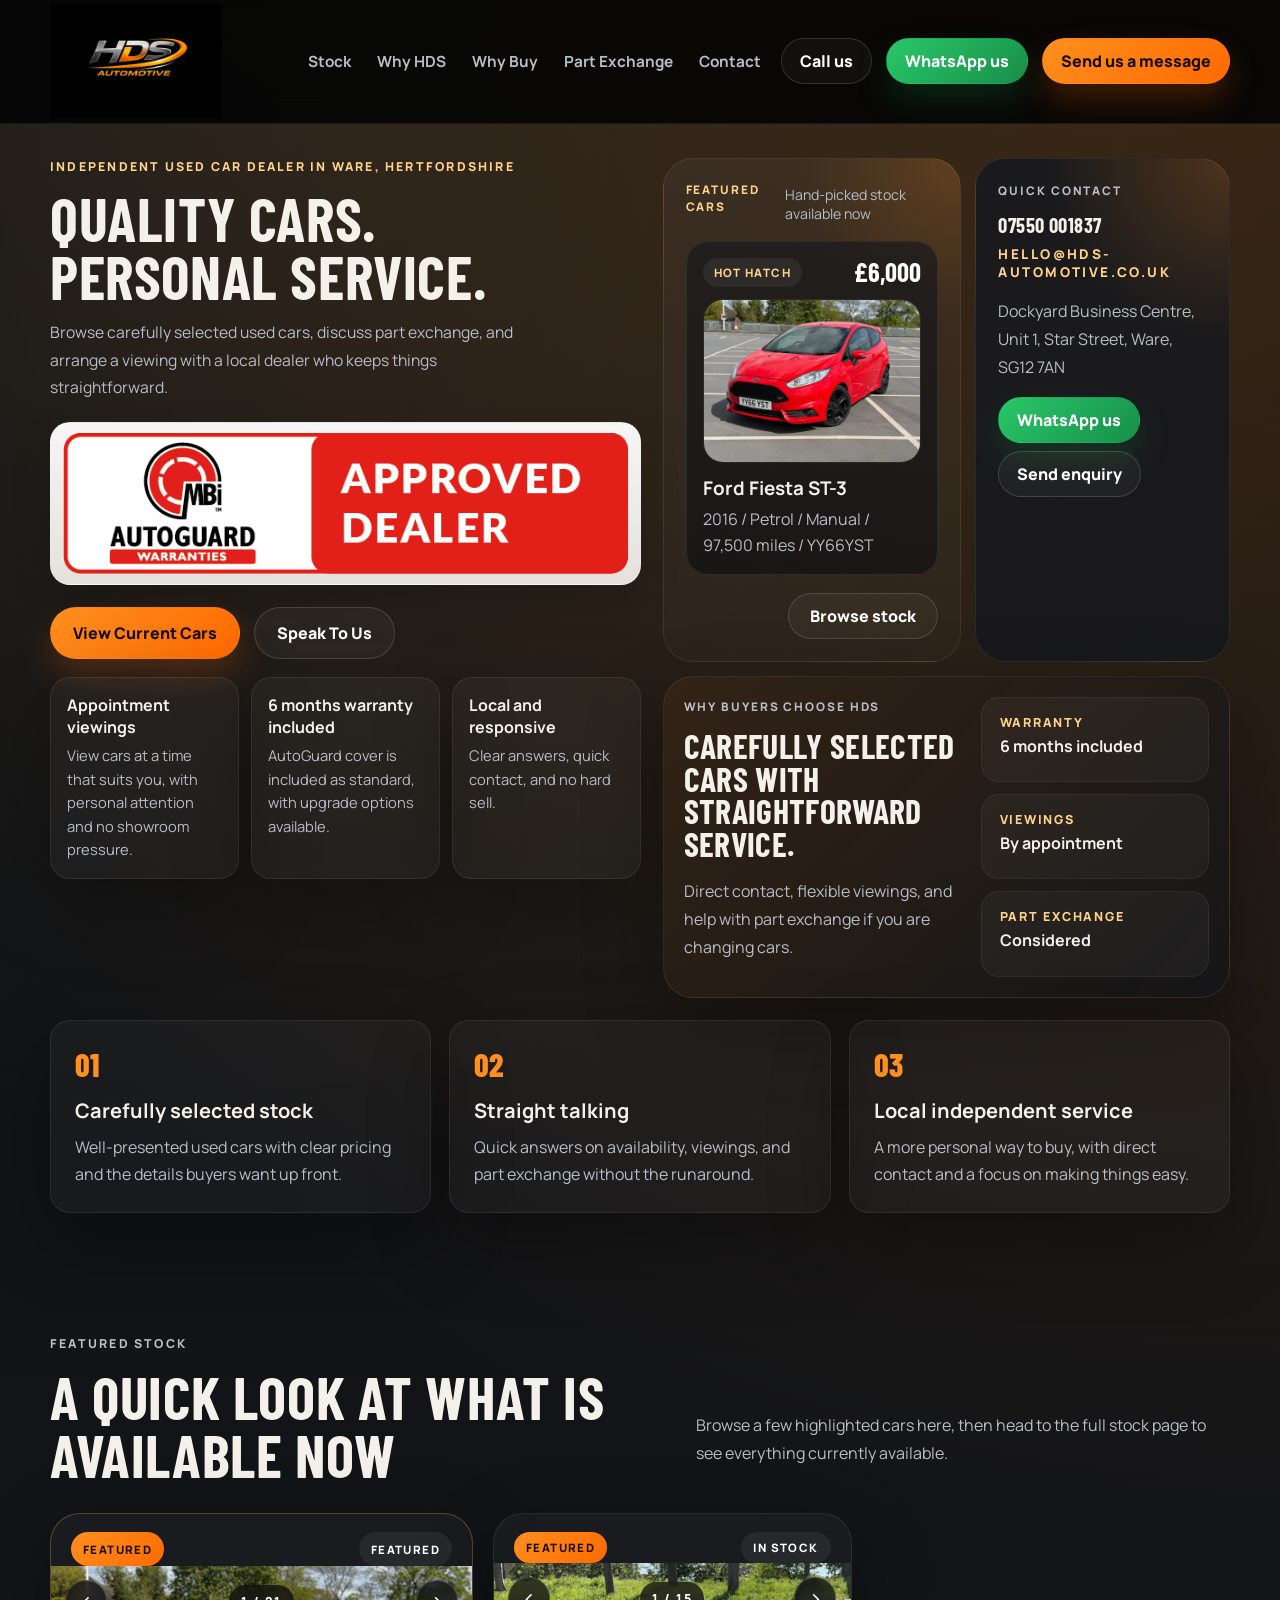
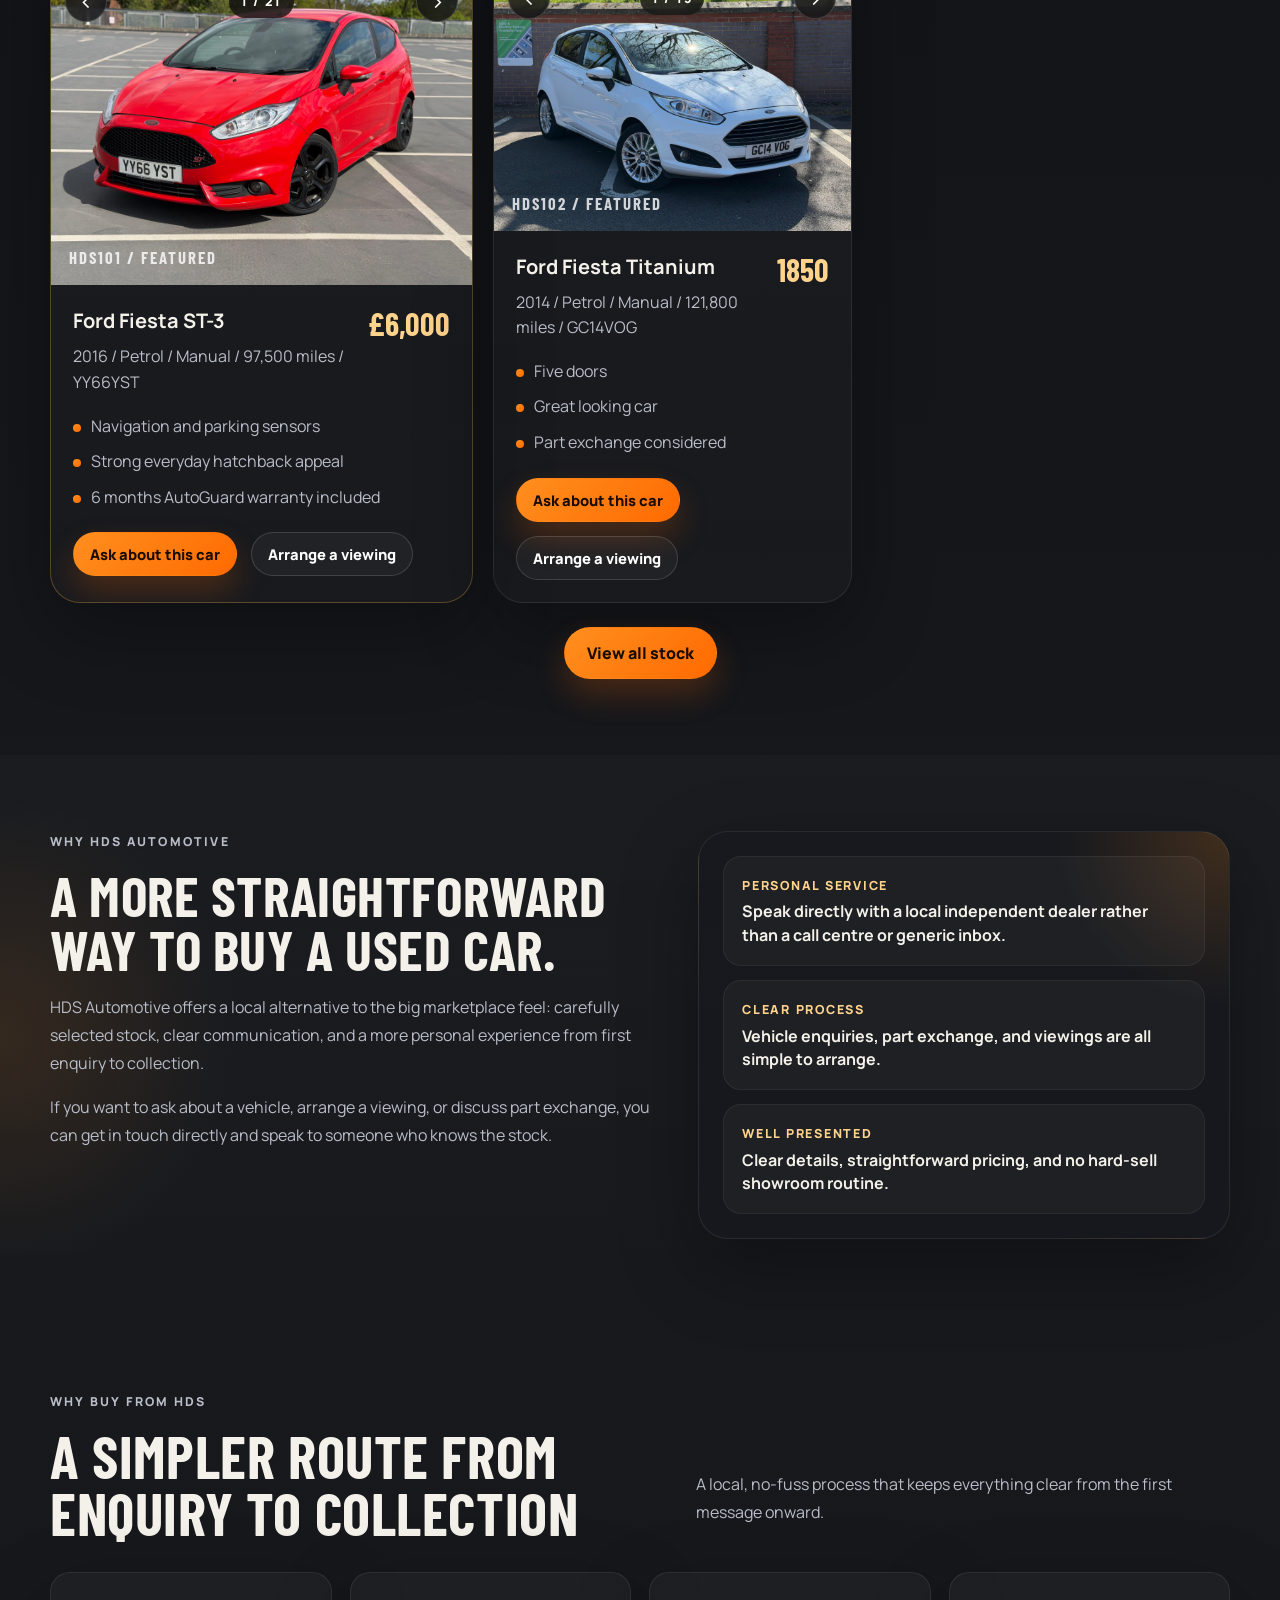
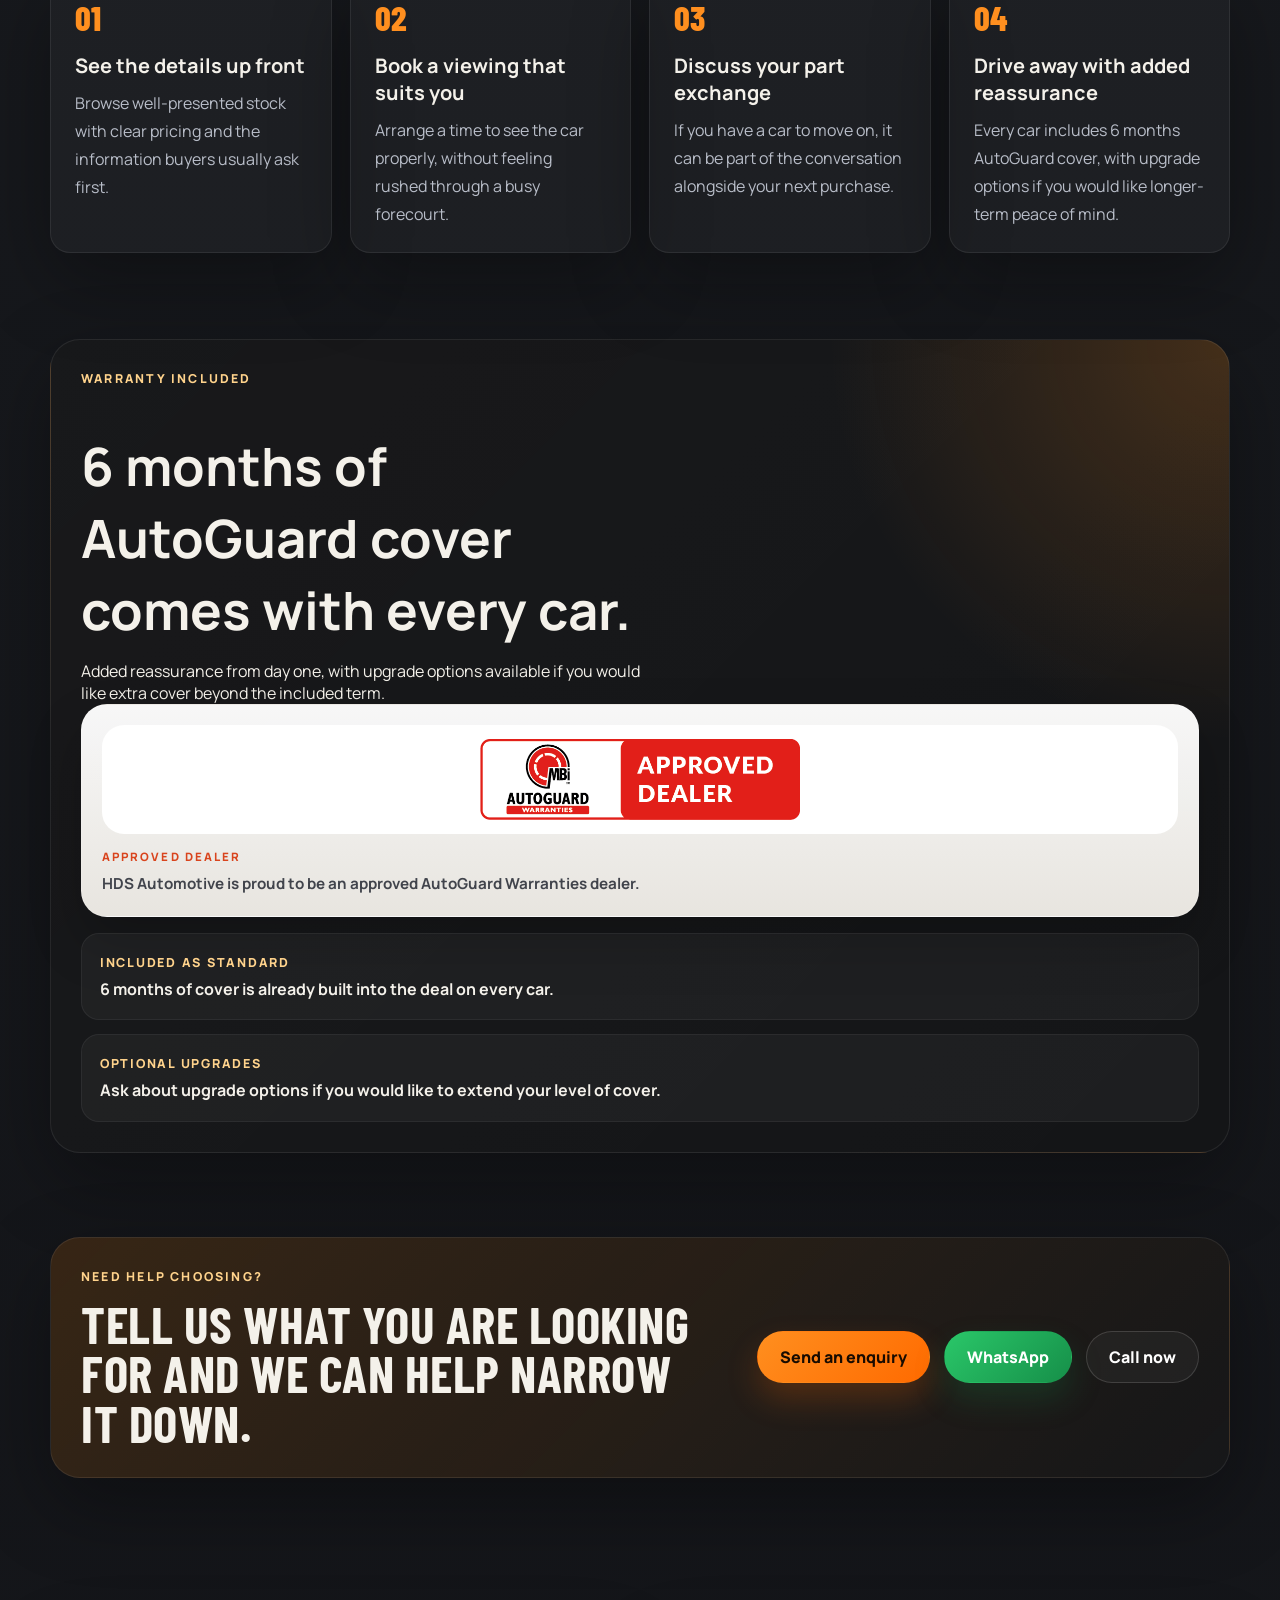
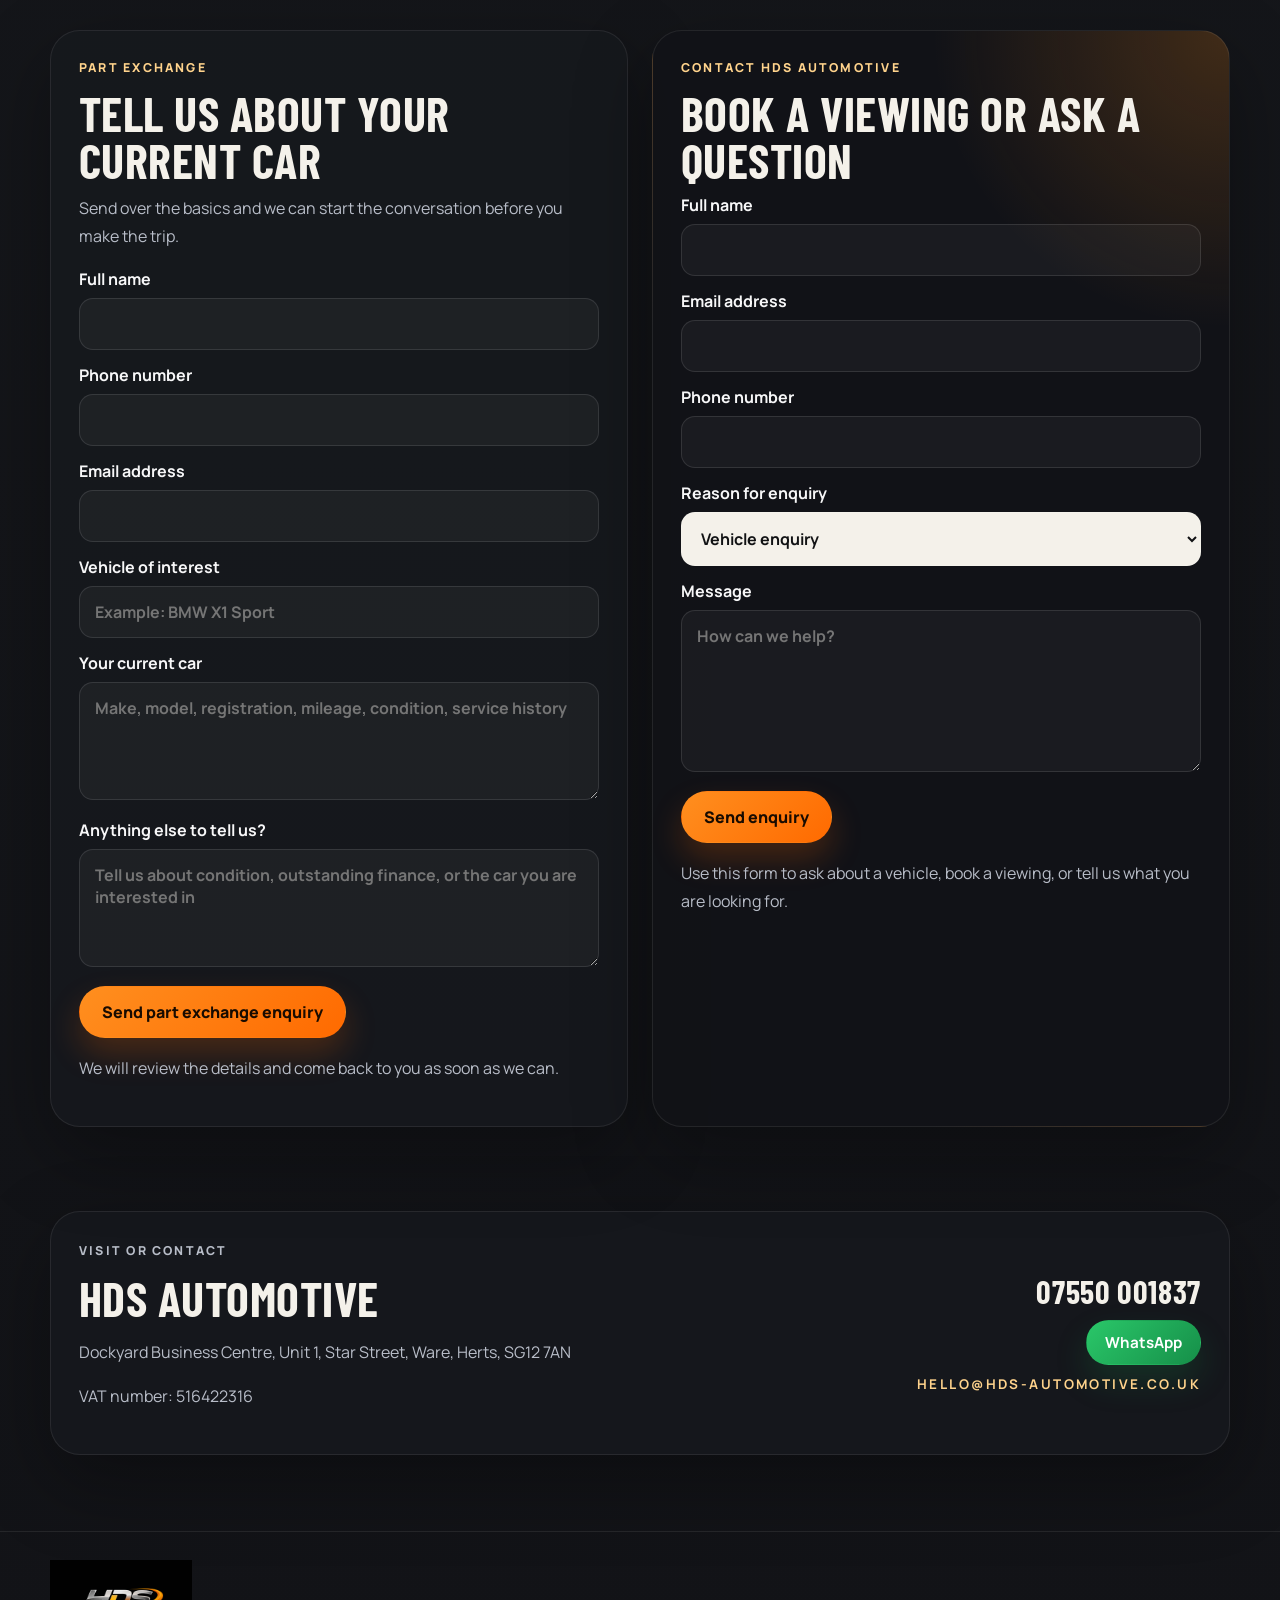
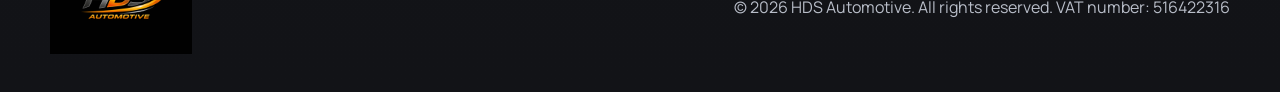
<file: index.html>
<!DOCTYPE html>
<html lang="en">
<head>
  <meta charset="UTF-8" />
  <meta name="viewport" content="width=device-width, initial-scale=1.0" />
  <title>HDS Automotive | Used Cars in Ware, Hertfordshire</title>
  <meta
    name="description"
    content="HDS Automotive is an independent used car dealer in Ware, Hertfordshire, offering carefully selected used cars, straightforward buying, and part exchange."
  />
  <link rel="icon" type="image/png" href="assets/logo.png" />
  <link rel="preconnect" href="https://fonts.googleapis.com" />
  <link rel="preconnect" href="https://fonts.gstatic.com" crossorigin />
  <link
    href="https://fonts.googleapis.com/css2?family=Barlow+Condensed:wght@600;700;800&family=Manrope:wght@400;500;600;700;800&display=swap"
    rel="stylesheet"
  />
  <link rel="stylesheet" href="styles.css" />
</head>
<body>
  <div class="page-shell">
    <header class="site-header">
      <div class="container nav-row">
        <a class="brand" href="#top" aria-label="HDS Automotive home">
          <img src="assets/logo-dark.jpg" alt="HDS Automotive logo" />
        </a>

        <button class="menu-toggle" type="button" aria-label="Toggle menu" aria-expanded="false">
          <span></span>
          <span></span>
          <span></span>
        </button>

        <nav class="site-nav" aria-label="Primary">
          <a href="stock.html">Stock</a>
          <a href="#about">Why HDS</a>
          <a href="#process">Why Buy</a>
          <a href="#part-exchange">Part Exchange</a>
          <a href="#contact">Contact</a>
        </nav>

        <div class="header-actions">
          <a href="tel:07550001837" class="btn btn-secondary btn-small">Call us</a>
          <a href="https://wa.me/447550001837" class="btn btn-whatsapp btn-small" target="_blank" rel="noreferrer">WhatsApp us</a>
          <a href="#contact" class="btn btn-primary btn-small">Send us a message</a>
        </div>
      </div>
    </header>

    <main id="top">
      <section class="hero">
        <div class="container hero-layout">
          <div class="hero-copy">
            <p class="kicker">Independent used car dealer in Ware, Hertfordshire</p>
            <h1><span>Quality Cars.</span><span>Personal Service.</span></h1>
            <p class="hero-text">
              Browse carefully selected used cars, discuss part exchange, and arrange a viewing
              with a local dealer who keeps things straightforward.
            </p>

            <div class="hero-partner-mark" aria-label="AutoGuard approved dealer">
              <img
                src="assets/autoguard-approved.png"
                alt="AutoGuard Warranties approved dealer badge"
              />
            </div>

            <div class="hero-actions">
              <a href="stock.html" class="btn btn-primary">View Current Cars</a>
              <a href="#contact" class="btn btn-secondary">Speak To Us</a>
            </div>

            <div class="hero-points">
              <div>
                <strong>Appointment viewings</strong>
                <span>View cars at a time that suits you, with personal attention and no showroom pressure.</span>
              </div>
              <div>
                <strong>6 months warranty included</strong>
                <span>AutoGuard cover is included as standard, with upgrade options available.</span>
              </div>
              <div>
                <strong>Local and responsive</strong>
                <span>Clear answers, quick contact, and no hard sell.</span>
              </div>
            </div>
          </div>

          <div class="hero-stage">
            <div class="hero-stage-top">
              <div class="hero-stock-panel" aria-label="Featured cars preview">
                <div class="hero-stock-panel-head">
                  <p class="panel-label">Featured cars</p>
                  <span>Hand-picked stock available now</span>
                </div>

                <div class="hero-rotator" id="hero-rotator"></div>

                <div class="hero-stock-panel-foot">
                  <a href="stock.html" class="btn btn-secondary btn-small">Browse stock</a>
                </div>
              </div>
              <div class="contact-panel">
                <p class="panel-label">Quick contact</p>
                <a href="tel:07550001837" class="contact-link-phone">07550 001837</a>
                <a href="mailto:hello@hds-automotive.co.uk" class="contact-link-email">HELLO@HDS-AUTOMOTIVE.CO.UK</a>
                <p>Dockyard Business Centre, Unit 1, Star Street, Ware, SG12 7AN</p>
                <div class="contact-panel-actions">
                  <a href="https://wa.me/447550001837" class="btn btn-whatsapp btn-small" target="_blank" rel="noreferrer">WhatsApp us</a>
                  <a href="#contact" class="btn btn-secondary btn-small">Send enquiry</a>
                </div>
              </div>
            </div>

            <div class="hero-feature-card">
              <div class="feature-copy">
                <p class="panel-label">Why buyers choose HDS</p>
                <h2>Carefully selected cars with straightforward service.</h2>
                <p>
                  Direct contact, flexible viewings, and help with part exchange if you are changing cars.
                </p>
              </div>
              <div class="feature-metrics">
                <div>
                  <span>Warranty</span>
                  <strong>6 months included</strong>
                </div>
                <div>
                  <span>Viewings</span>
                  <strong>By appointment</strong>
                </div>
                <div>
                  <span>Part exchange</span>
                  <strong>Considered</strong>
                </div>
              </div>
            </div>
          </div>
        </div>
      </section>

      <section class="cred-strip">
        <div class="container cred-grid">
          <article>
            <span class="cred-index">01</span>
            <h3>Carefully selected stock</h3>
            <p>Well-presented used cars with clear pricing and the details buyers want up front.</p>
          </article>
          <article>
            <span class="cred-index">02</span>
            <h3>Straight talking</h3>
            <p>Quick answers on availability, viewings, and part exchange without the runaround.</p>
          </article>
          <article>
            <span class="cred-index">03</span>
            <h3>Local independent service</h3>
            <p>A more personal way to buy, with direct contact and a focus on making things easy.</p>
          </article>
        </div>
      </section>

      <section id="stock" class="section">
        <div class="container">
          <div class="section-heading">
            <div>
              <p class="kicker">Featured stock</p>
              <h2>A quick look at what is available now</h2>
            </div>
            <p>
              Browse a few highlighted cars here, then head to the full stock page to see everything currently available.
            </p>
          </div>

          <div class="stock-showcase" id="stock-showcase"></div>
          <div class="section-cta">
            <a href="stock.html" class="btn btn-primary">View all stock</a>
          </div>
        </div>
      </section>

      <section id="about" class="section section-dark">
        <div class="container split-layout">
          <div class="story-panel">
            <p class="kicker">Why HDS Automotive</p>
            <h2>A more straightforward way to buy a used car.</h2>
            <p>
              HDS Automotive offers a local alternative to the big marketplace feel: carefully
              selected stock, clear communication, and a more personal experience from first
              enquiry to collection.
            </p>
            <p>
              If you want to ask about a vehicle, arrange a viewing, or discuss part exchange, you
              can get in touch directly and speak to someone who knows the stock.
            </p>
          </div>

          <div class="benefits-panel">
            <div class="benefit-item">
              <span>Personal service</span>
              <strong>Speak directly with a local independent dealer rather than a call centre or generic inbox.</strong>
            </div>
            <div class="benefit-item">
              <span>Clear process</span>
              <strong>Vehicle enquiries, part exchange, and viewings are all simple to arrange.</strong>
            </div>
            <div class="benefit-item">
              <span>Well presented</span>
              <strong>Clear details, straightforward pricing, and no hard-sell showroom routine.</strong>
            </div>
          </div>
        </div>
      </section>

      <section id="process" class="section">
        <div class="container">
          <div class="section-heading">
            <div>
              <p class="kicker">Why buy from HDS</p>
              <h2>A simpler route from enquiry to collection</h2>
            </div>
            <p>
              A local, no-fuss process that keeps everything clear from the first message onward.
            </p>
          </div>

          <div class="process-grid">
            <article>
              <span>01</span>
              <h3>See the details up front</h3>
              <p>Browse well-presented stock with clear pricing and the information buyers usually ask first.</p>
            </article>
            <article>
              <span>02</span>
              <h3>Book a viewing that suits you</h3>
              <p>Arrange a time to see the car properly, without feeling rushed through a busy forecourt.</p>
            </article>
            <article>
              <span>03</span>
              <h3>Discuss your part exchange</h3>
              <p>If you have a car to move on, it can be part of the conversation alongside your next purchase.</p>
            </article>
            <article>
              <span>04</span>
              <h3>Drive away with added reassurance</h3>
              <p>Every car includes 6 months AutoGuard cover, with upgrade options if you would like longer-term peace of mind.</p>
            </article>
          </div>
        </div>
      </section>

      <section id="warranty" class="section warranty-band">
        <div class="container warranty-band-inner">
          <div class="warranty-copy">
            <p class="kicker">Warranty included</p>
            <h2>6 months of AutoGuard cover comes with every car.</h2>
            <p>
              Added reassurance from day one, with upgrade options available if you would like
              extra cover beyond the included term.
            </p>
          </div>
          <div class="warranty-side">
            <figure class="approval-card">
              <div class="approval-card-frame">
                <img
                  src="assets/autoguard-approved.png"
                  alt="AutoGuard Warranties approved dealer badge"
                />
              </div>
              <figcaption>
                <span>Approved dealer</span>
                HDS Automotive is proud to be an approved AutoGuard Warranties dealer.
              </figcaption>
            </figure>

            <div class="warranty-highlights">
              <div class="benefit-item">
                <span>Included as standard</span>
                <strong>6 months of cover is already built into the deal on every car.</strong>
              </div>
              <div class="benefit-item">
                <span>Optional upgrades</span>
                <strong>Ask about upgrade options if you would like to extend your level of cover.</strong>
              </div>
            </div>
          </div>
        </div>
      </section>

      <section class="section cta-ribbon">
        <div class="container cta-ribbon-inner">
          <div>
            <p class="kicker">Need help choosing?</p>
            <h2>Tell us what you are looking for and we can help narrow it down.</h2>
          </div>
          <div class="cta-ribbon-actions">
            <a href="#contact" class="btn btn-primary">Send an enquiry</a>
            <a href="https://wa.me/447550001837" class="btn btn-whatsapp" target="_blank" rel="noreferrer">WhatsApp</a>
            <a href="tel:07550001837" class="btn btn-secondary">Call now</a>
          </div>
        </div>
      </section>

      <section id="part-exchange" class="section">
        <div class="container form-layout">
          <form class="contact-card js-mail-form" data-subject="Part Exchange Enquiry - HDS Automotive">
            <div class="card-heading">
              <p class="kicker">Part exchange</p>
              <h2>Tell us about your current car</h2>
            </div>
            <p class="form-intro">
              Send over the basics and we can start the conversation before you make the trip.
            </p>
            <label>Full name<input type="text" name="Full name" required /></label>
            <label>Phone number<input type="tel" name="Phone number" required /></label>
            <label>Email address<input type="email" name="Email address" required /></label>
            <label>Vehicle of interest<input type="text" name="Vehicle of interest" placeholder="Example: BMW X1 Sport" /></label>
            <label>Your current car<textarea name="Part exchange details" rows="4" placeholder="Make, model, registration, mileage, condition, service history"></textarea></label>
            <label>Anything else to tell us?<textarea name="Message" rows="4" placeholder="Tell us about condition, outstanding finance, or the car you are interested in"></textarea></label>
            <button type="submit" class="btn btn-primary">Send part exchange enquiry</button>
            <p class="form-note">
              We will review the details and come back to you as soon as we can.
            </p>
          </form>

          <form id="contact" class="contact-card contact-card-contrast js-mail-form" data-subject="General Enquiry - HDS Automotive">
            <div class="card-heading">
              <p class="kicker">Contact HDS Automotive</p>
              <h2>Book a viewing or ask a question</h2>
            </div>
            <label>Full name<input type="text" name="Full name" required /></label>
            <label>Email address<input type="email" name="Email address" required /></label>
            <label>Phone number<input type="tel" name="Phone number" /></label>
            <label>
              Reason for enquiry
              <select name="Reason for enquiry">
                <option>Vehicle enquiry</option>
                <option>Vehicle availability</option>
                <option>Viewing request</option>
                <option>Reserve this car</option>
                <option>Part exchange</option>
                <option>Warranty question</option>
                <option>Sell my car</option>
                <option>General question</option>
              </select>
            </label>
            <label>Message<textarea name="Message" rows="6" placeholder="How can we help?"></textarea></label>
            <button type="submit" class="btn btn-primary">Send enquiry</button>
            <p class="form-note">
              Use this form to ask about a vehicle, book a viewing, or tell us what you are looking for.
            </p>
          </form>
        </div>
      </section>

      <section class="section location-section">
        <div class="container location-grid">
          <div class="location-copy">
            <p class="kicker">Visit or contact</p>
            <h2>HDS Automotive</h2>
            <p>Dockyard Business Centre, Unit 1, Star Street, Ware, Herts, SG12 7AN</p>
            <p>VAT number: 516422316</p>
          </div>
          <div class="location-links">
            <a href="tel:07550001837">07550 001837</a>
            <a href="https://wa.me/447550001837" class="btn btn-whatsapp btn-small" target="_blank" rel="noreferrer">WhatsApp</a>
            <a href="mailto:hello@hds-automotive.co.uk" class="location-email">HELLO@HDS-AUTOMOTIVE.CO.UK</a>
          </div>
        </div>
      </section>
    </main>

    <footer class="site-footer">
      <div class="container footer-row">
        <a class="brand footer-brand" href="#top" aria-label="HDS Automotive home">
          <img src="assets/logo-dark.jpg" alt="HDS Automotive logo" />
        </a>
        <p>&copy; 2026 HDS Automotive. All rights reserved. VAT number: 516422316</p>
      </div>
    </footer>
  </div>

  <script src="stock-data.js"></script>
  <script src="script.js"></script>
</body>
</html>
</file>
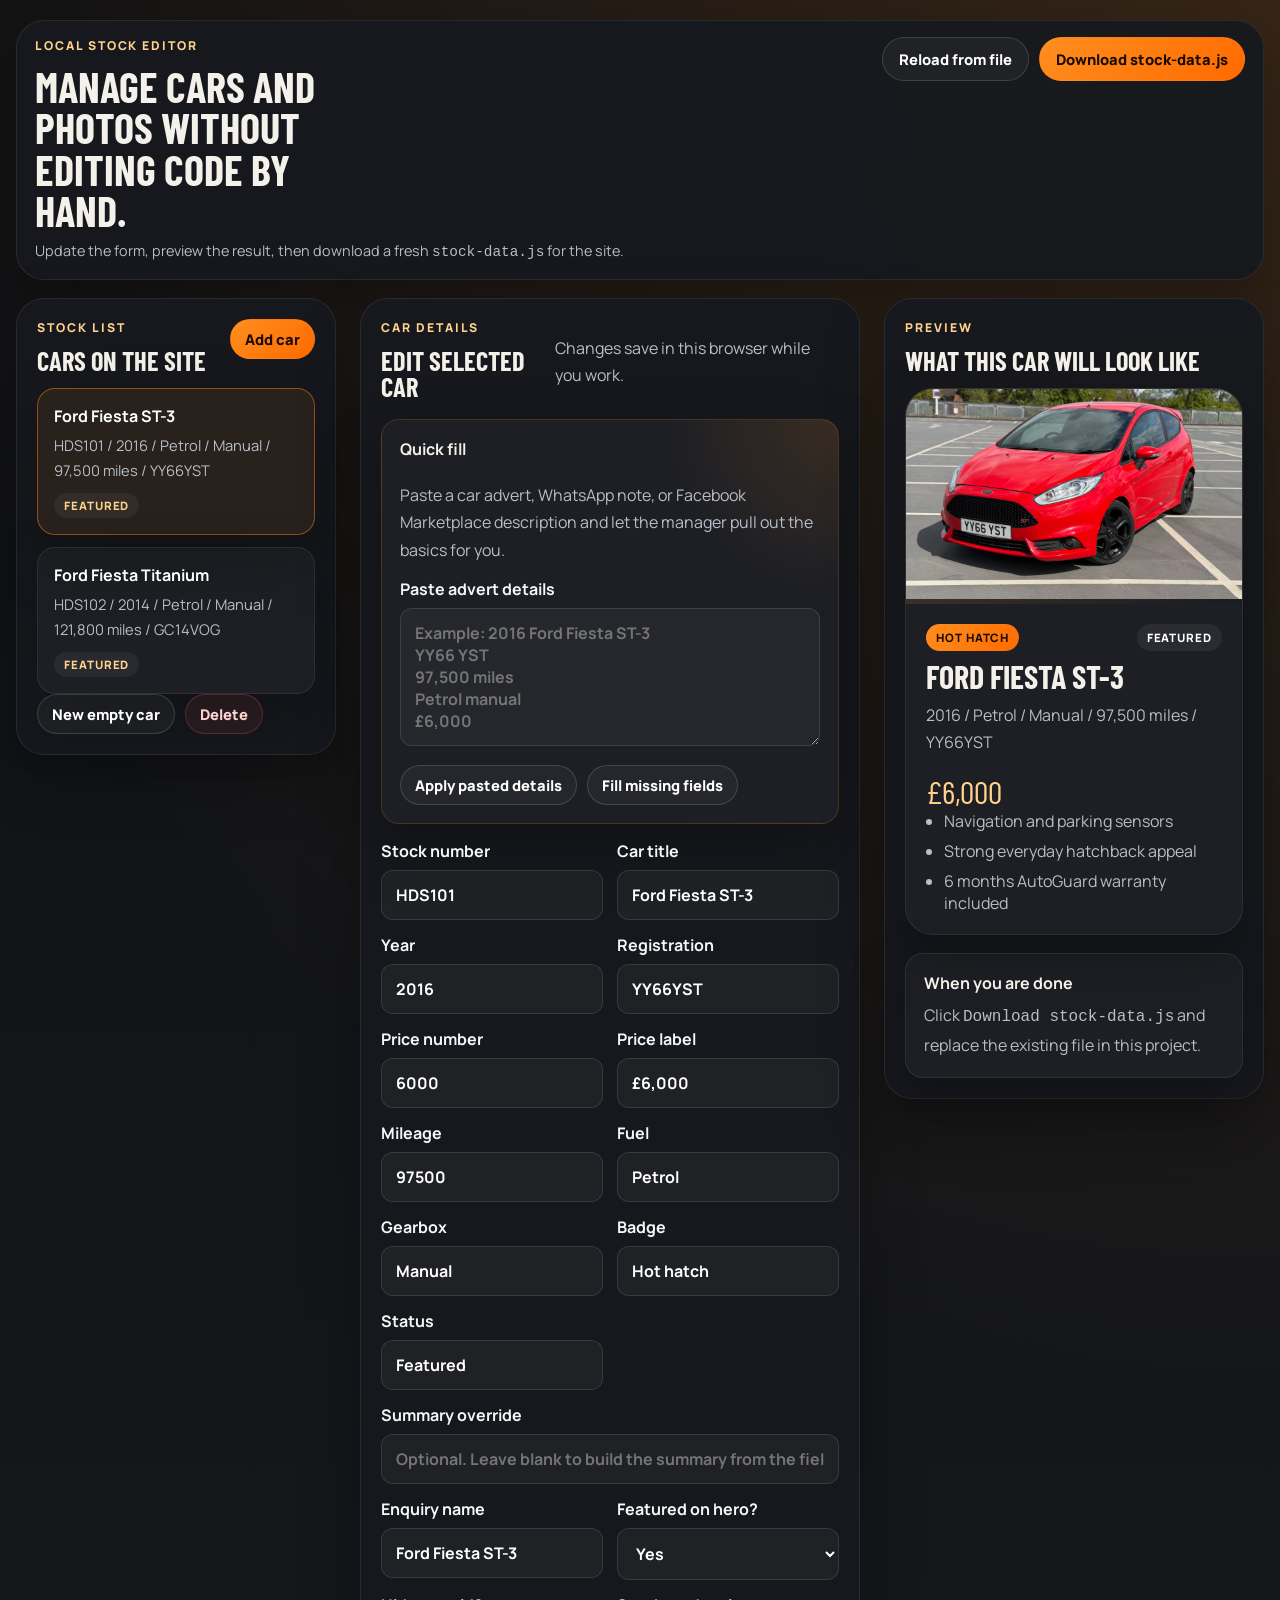
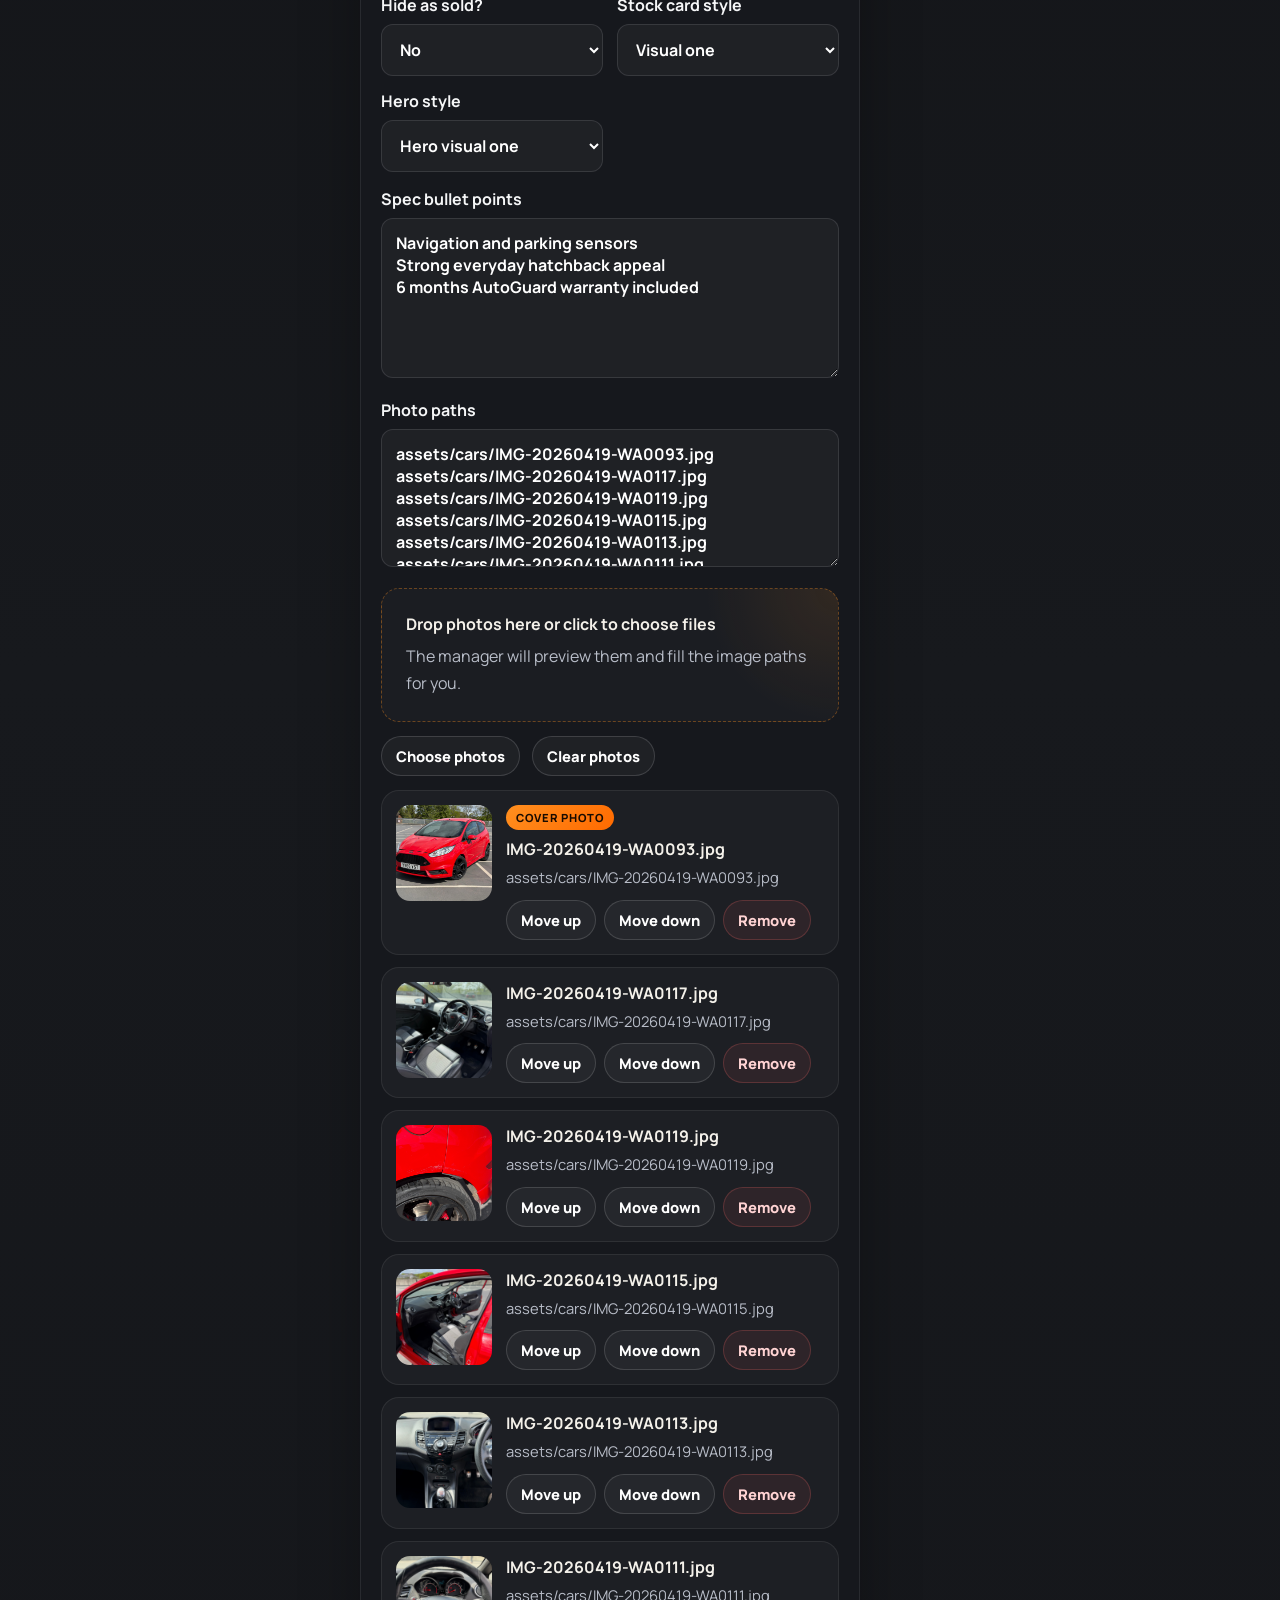
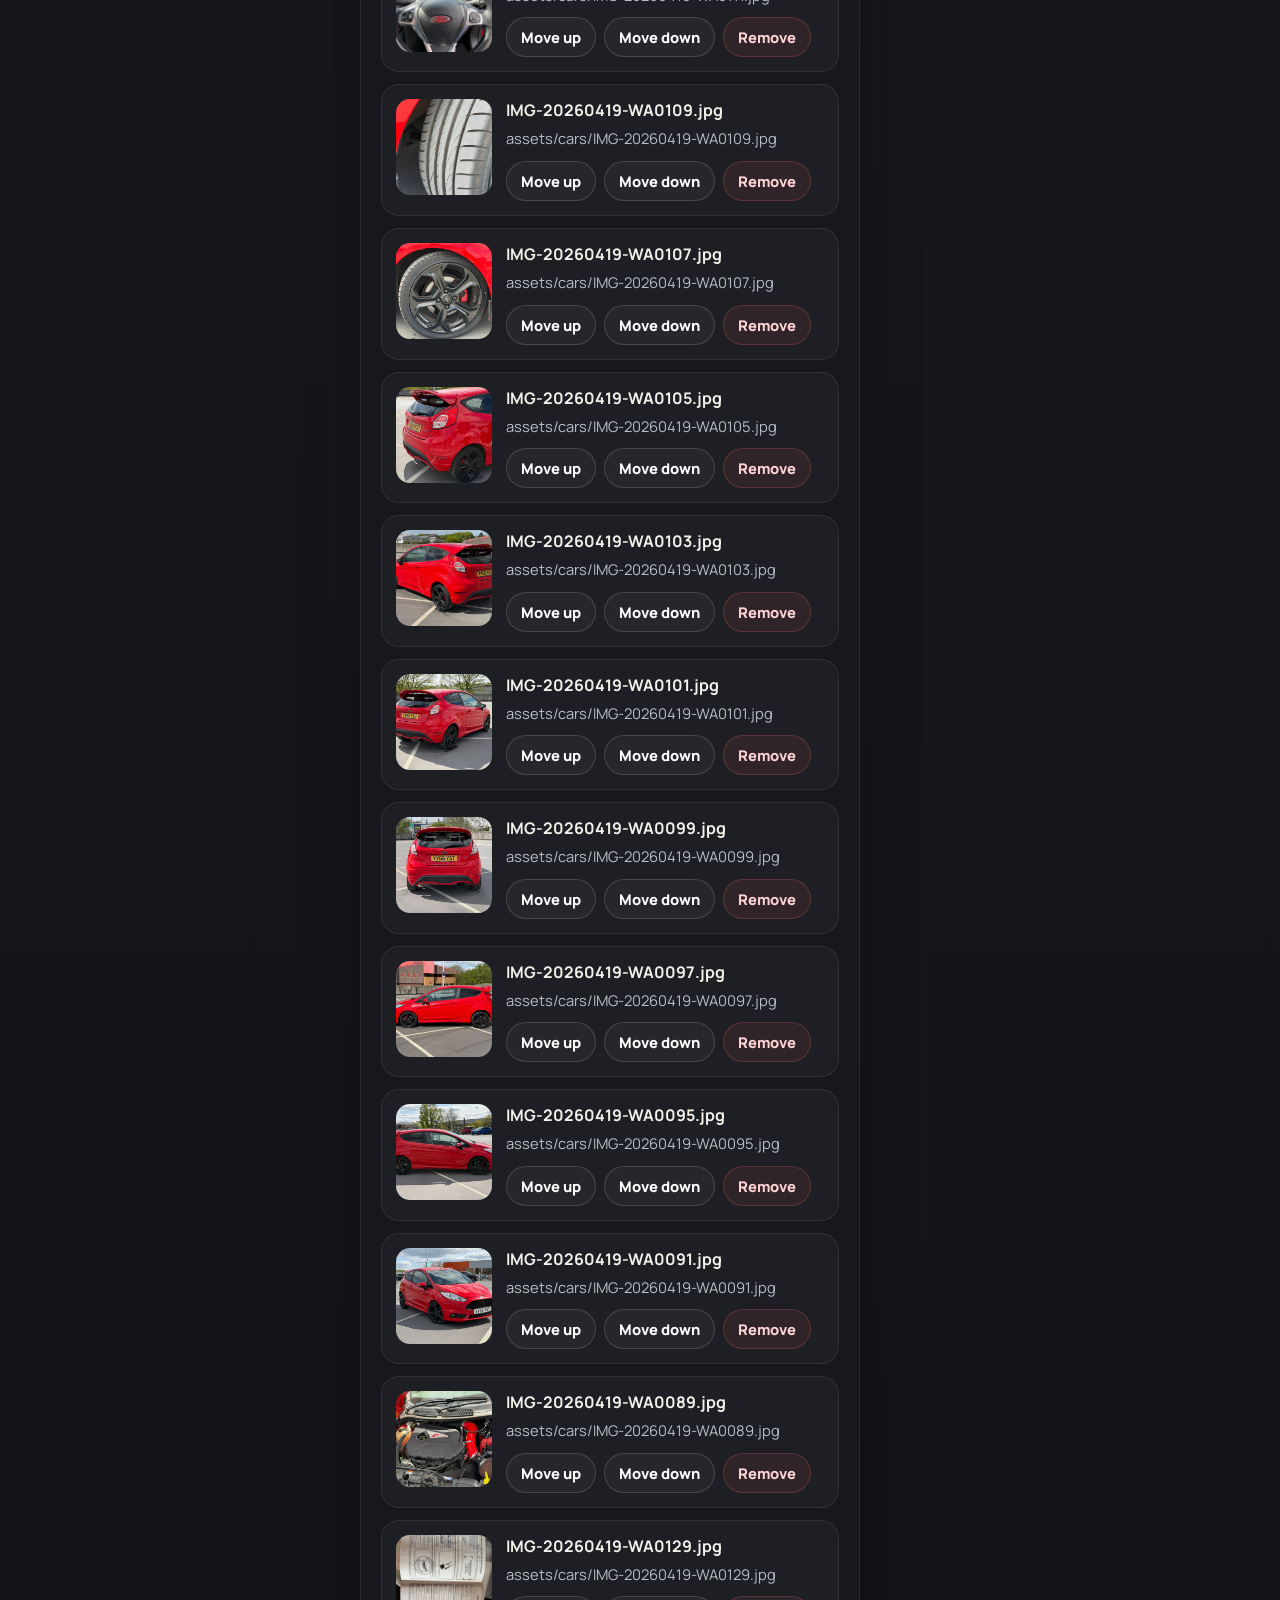
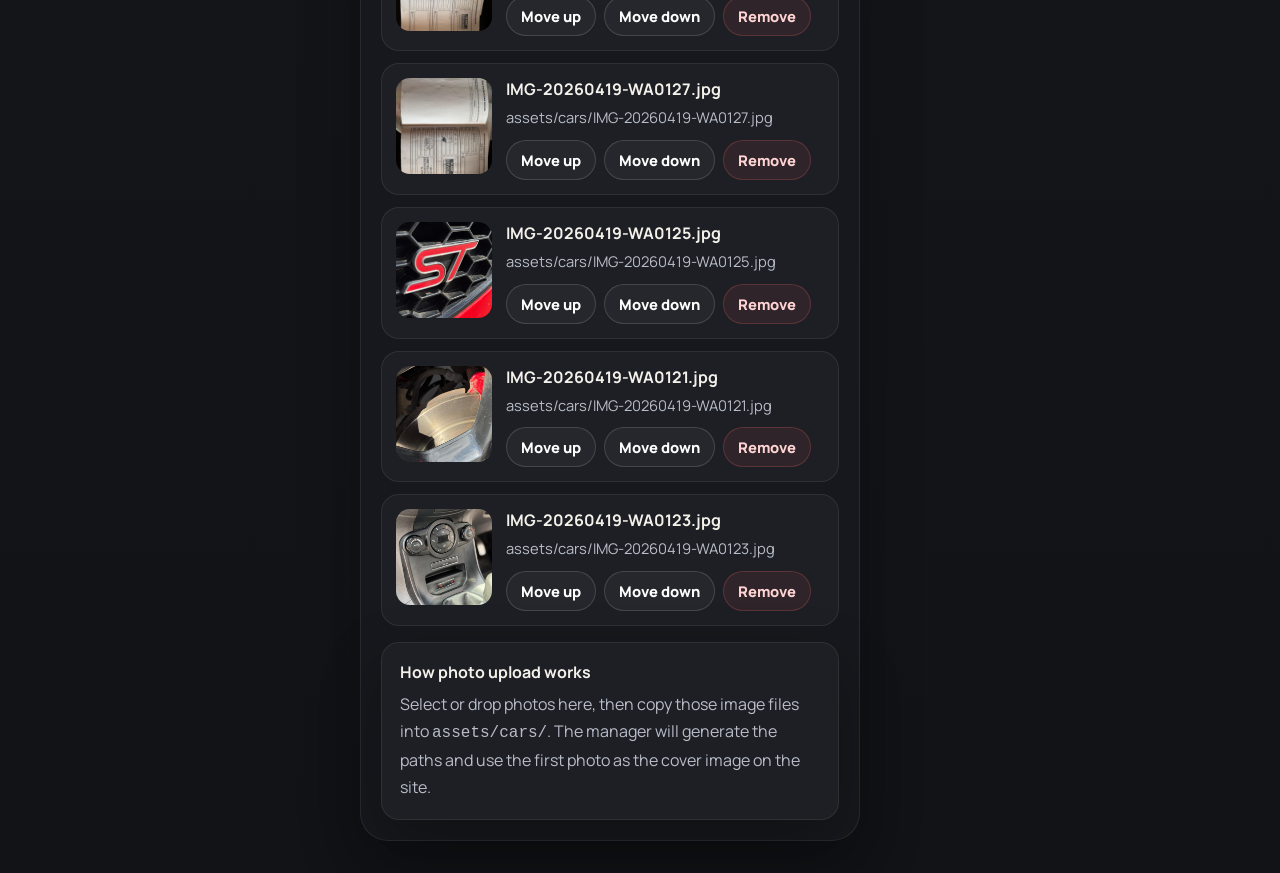
<file: stock-manager.html>
<!DOCTYPE html>
<html lang="en">
<head>
  <meta charset="UTF-8" />
  <meta name="viewport" content="width=device-width, initial-scale=1.0" />
  <title>HDS Automotive Stock Manager</title>
  <link rel="icon" type="image/png" href="assets/logo.png" />
  <link rel="preconnect" href="https://fonts.googleapis.com" />
  <link rel="preconnect" href="https://fonts.gstatic.com" crossorigin />
  <link
    href="https://fonts.googleapis.com/css2?family=Barlow+Condensed:wght@600;700;800&family=Manrope:wght@400;500;600;700;800&display=swap"
    rel="stylesheet"
  />
  <link rel="stylesheet" href="stock-manager.css" />
</head>
<body>
  <div class="manager-shell">
    <header class="manager-header">
      <div>
        <p class="eyebrow">Local stock editor</p>
        <h1>Manage cars and photos without editing code by hand.</h1>
        <p class="lead">
          Update the form, preview the result, then download a fresh <code>stock-data.js</code> for the site.
        </p>
      </div>
      <div class="header-actions">
        <button type="button" class="action-btn action-btn-secondary" id="reload-file">Reload from file</button>
        <button type="button" class="action-btn" id="download-stock">Download stock-data.js</button>
      </div>
    </header>

    <main class="manager-layout">
      <aside class="manager-panel stock-list-panel">
        <div class="panel-heading">
          <div>
            <p class="eyebrow">Stock list</p>
            <h2>Cars on the site</h2>
          </div>
          <button type="button" class="action-btn action-btn-small" id="add-car">Add car</button>
        </div>

        <div class="stock-list" id="stock-list"></div>

        <div class="list-actions">
          <button type="button" class="action-btn action-btn-secondary action-btn-small" id="new-empty-car">New empty car</button>
          <button type="button" class="action-btn action-btn-danger action-btn-small" id="delete-car">Delete</button>
        </div>
      </aside>

      <section class="manager-panel editor-panel">
        <div class="panel-heading">
          <div>
            <p class="eyebrow">Car details</p>
            <h2>Edit selected car</h2>
          </div>
          <p class="save-state" id="save-state">Changes save in this browser while you work.</p>
        </div>

        <form id="car-form" class="car-form">
          <div class="helper-box helper-box-accent quick-fill-box">
            <strong>Quick fill</strong>
            <p>Paste a car advert, WhatsApp note, or Facebook Marketplace description and let the manager pull out the basics for you.</p>
            <label>Paste advert details
              <textarea name="advertText" rows="5" placeholder="Example: 2016 Ford Fiesta ST-3&#10;YY66 YST&#10;97,500 miles&#10;Petrol manual&#10;£6,000"></textarea>
            </label>
            <div class="quick-fill-actions">
              <button type="button" class="action-btn action-btn-secondary action-btn-small" id="apply-advert-text">Apply pasted details</button>
              <button type="button" class="action-btn action-btn-secondary action-btn-small" id="smart-fill">Fill missing fields</button>
            </div>
          </div>

          <div class="form-grid">
            <label>Stock number<input type="text" name="stockNo" /></label>
            <label>Car title<input type="text" name="title" /></label>
            <label>Year<input type="text" name="year" placeholder="Example: 2019" /></label>
            <label>Registration<input type="text" name="reg" placeholder="Example: AB19 XYZ" /></label>
            <label>Price number<input type="number" name="price" min="0" step="1" /></label>
            <label>Price label<input type="text" name="priceLabel" placeholder="Leave blank to auto-format price" /></label>
            <label>Mileage<input type="number" name="mileage" min="0" step="1" placeholder="Example: 42000" /></label>
            <label>Fuel<input type="text" name="fuel" placeholder="Example: Petrol" /></label>
            <label>Gearbox<input type="text" name="gearbox" placeholder="Example: Automatic" /></label>
            <label>Badge<input type="text" name="badge" placeholder="Example: SUV" /></label>
            <label>Status<input type="text" name="status" placeholder="Example: In stock" /></label>
            <label class="span-2">Summary override<input type="text" name="summary" placeholder="Optional. Leave blank to build the summary from the fields above." /></label>
            <label>Enquiry name<input type="text" name="enquiryName" placeholder="Used on the enquiry buttons" /></label>
            <label>Featured on hero?
              <select name="featured">
                <option value="true">Yes</option>
                <option value="false">No</option>
              </select>
            </label>
            <label>Hide as sold?
              <select name="sold">
                <option value="false">No</option>
                <option value="true">Yes</option>
              </select>
            </label>
            <label>Stock card style
              <select name="visualClass">
                <option value="visual-one">Visual one</option>
                <option value="visual-two">Visual two</option>
                <option value="visual-three">Visual three</option>
              </select>
            </label>
            <label>Hero style
              <select name="heroVisualClass">
                <option value="hero-vehicle-visual-one">Hero visual one</option>
                <option value="hero-vehicle-visual-two">Hero visual two</option>
                <option value="hero-vehicle-visual-three">Hero visual three</option>
              </select>
            </label>
          </div>

          <label>Spec bullet points
            <textarea name="specs" rows="6" placeholder="One line per bullet point"></textarea>
          </label>

          <label>Photo paths
            <textarea name="images" rows="5" placeholder="One path per line, for example: assets/cars/fiesta-st-front.jpg"></textarea>
          </label>

          <div class="photo-tools">
            <div class="photo-dropzone" id="photo-dropzone" tabindex="0" role="button" aria-label="Add car photos">
              <input type="file" id="photo-input" accept="image/*" multiple hidden />
              <strong>Drop photos here or click to choose files</strong>
              <p>The manager will preview them and fill the image paths for you.</p>
            </div>

            <div class="photo-actions">
              <button type="button" class="action-btn action-btn-secondary action-btn-small" id="choose-photos">Choose photos</button>
              <button type="button" class="action-btn action-btn-secondary action-btn-small" id="clear-photos">Clear photos</button>
            </div>

            <div class="photo-list" id="photo-list"></div>
          </div>

          <div class="helper-box">
            <strong>How photo upload works</strong>
            <p>Select or drop photos here, then copy those image files into <code>assets/cars/</code>. The manager will generate the paths and use the first photo as the cover image on the site.</p>
          </div>
        </form>
      </section>

      <aside class="manager-panel preview-panel">
        <div class="panel-heading">
          <div>
            <p class="eyebrow">Preview</p>
            <h2>What this car will look like</h2>
          </div>
        </div>

        <div id="preview-card" class="preview-card"></div>
        <div class="helper-box export-box">
          <strong>When you are done</strong>
          <p>Click <code>Download stock-data.js</code> and replace the existing file in this project.</p>
        </div>
      </aside>
    </main>
  </div>

  <script src="stock-data.js"></script>
  <script src="stock-manager.js"></script>
</body>
</html>
</file>
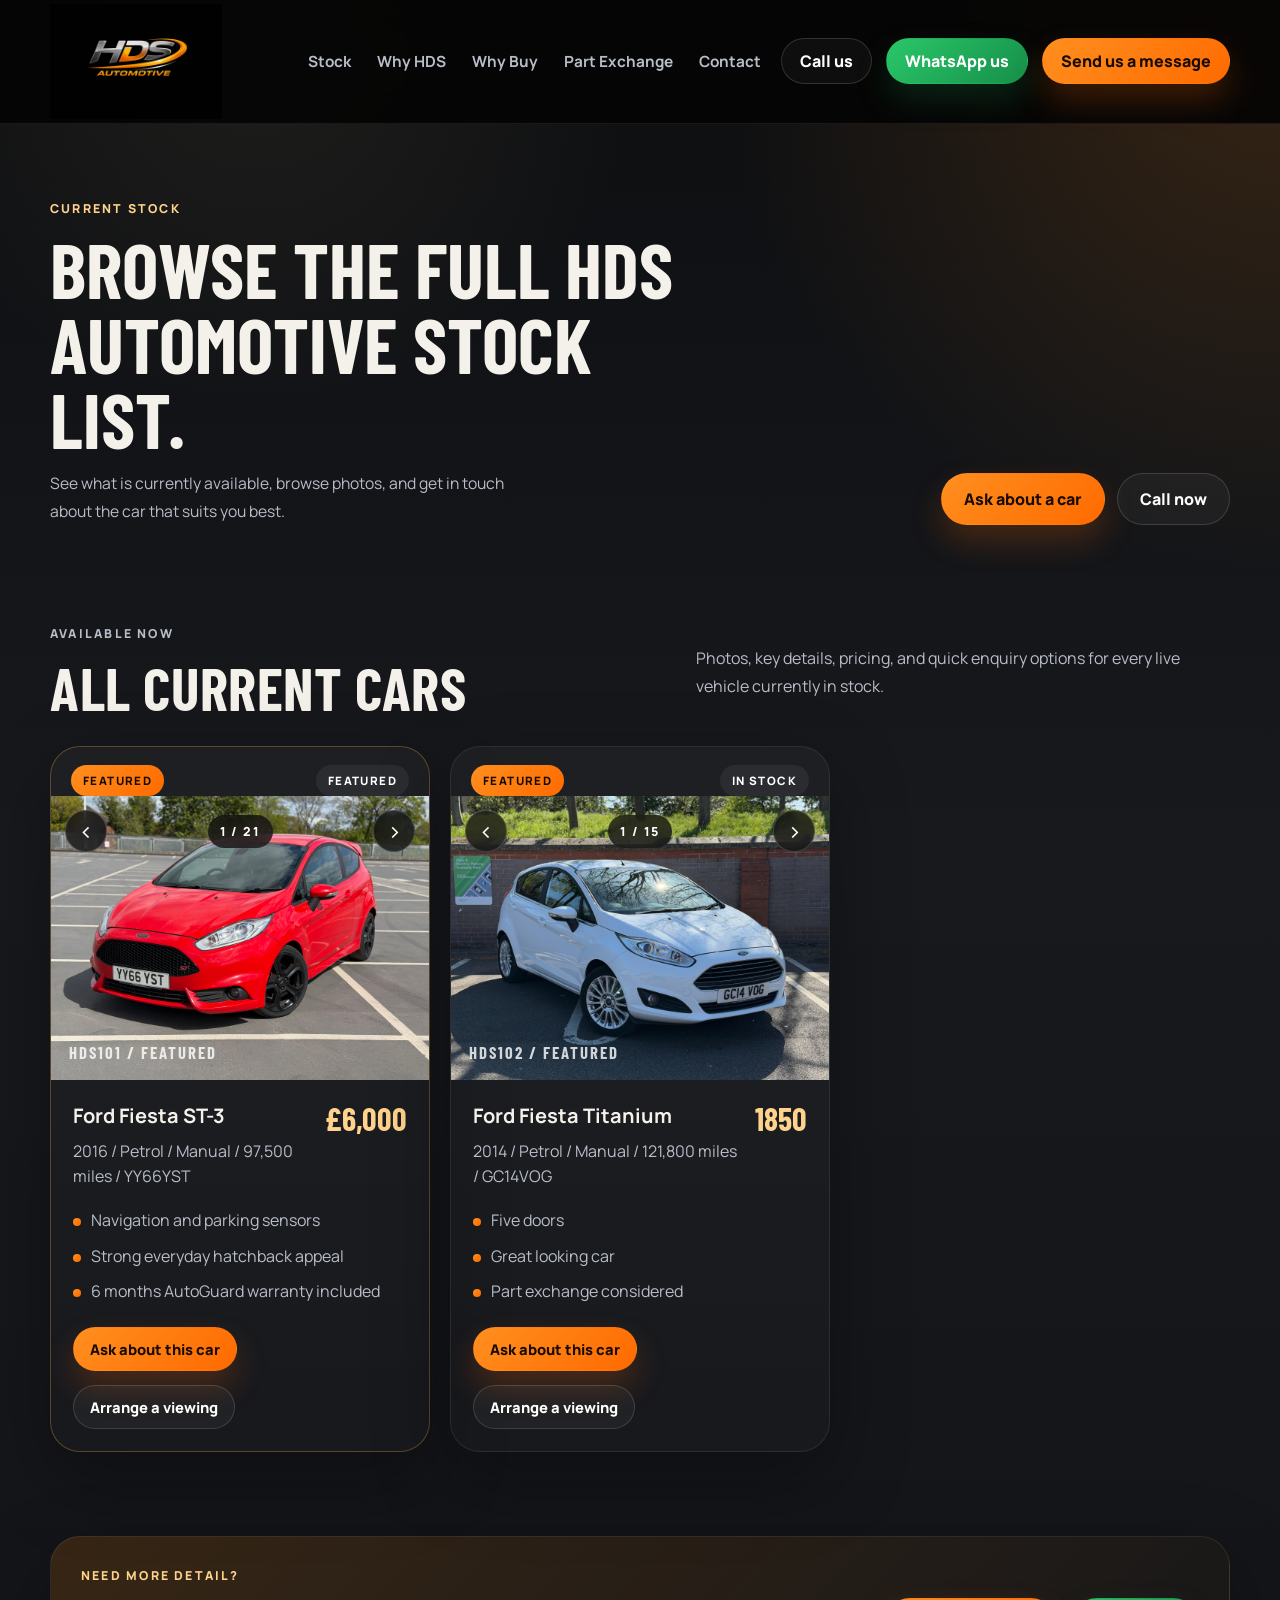
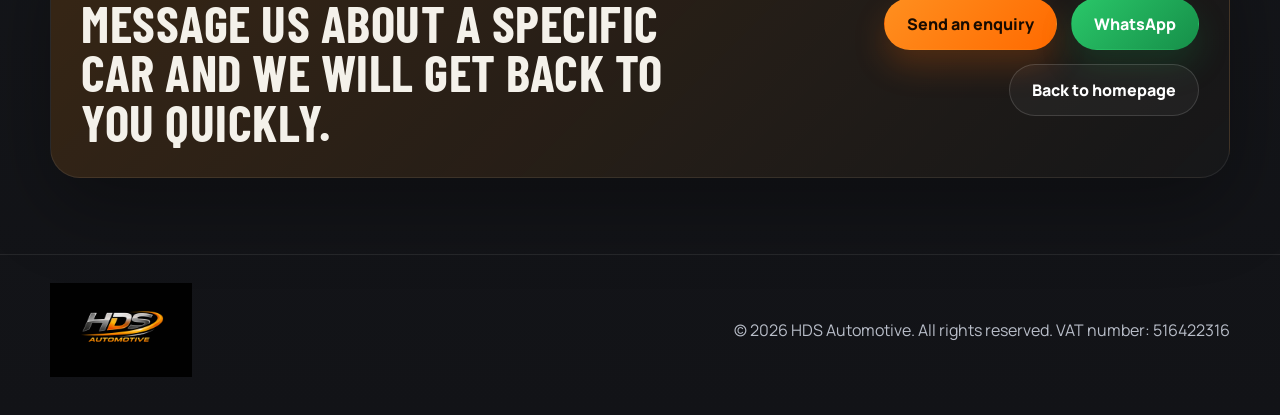
<file: stock.html>
<!DOCTYPE html>
<html lang="en">
<head>
  <meta charset="UTF-8" />
  <meta name="viewport" content="width=device-width, initial-scale=1.0" />
  <title>Current Stock | HDS Automotive</title>
  <meta
    name="description"
    content="Browse the full current stock list from HDS Automotive in Ware, Hertfordshire, with clear pricing, photos, and quick enquiry options."
  />
  <link rel="icon" type="image/png" href="assets/logo.png" />
  <link rel="preconnect" href="https://fonts.googleapis.com" />
  <link rel="preconnect" href="https://fonts.gstatic.com" crossorigin />
  <link
    href="https://fonts.googleapis.com/css2?family=Barlow+Condensed:wght@600;700;800&family=Manrope:wght@400;500;600;700;800&display=swap"
    rel="stylesheet"
  />
  <link rel="stylesheet" href="styles.css" />
</head>
<body>
  <div class="page-shell">
    <header class="site-header">
      <div class="container nav-row">
        <a class="brand" href="index.html" aria-label="HDS Automotive home">
          <img src="assets/logo-dark.jpg" alt="HDS Automotive logo" />
        </a>

        <button class="menu-toggle" type="button" aria-label="Toggle menu" aria-expanded="false">
          <span></span>
          <span></span>
          <span></span>
        </button>

        <nav class="site-nav" aria-label="Primary">
          <a href="stock.html">Stock</a>
          <a href="index.html#about">Why HDS</a>
          <a href="index.html#process">Why Buy</a>
          <a href="index.html#part-exchange">Part Exchange</a>
          <a href="index.html#contact">Contact</a>
        </nav>

        <div class="header-actions">
          <a href="tel:07550001837" class="btn btn-secondary btn-small">Call us</a>
          <a href="https://wa.me/447550001837" class="btn btn-whatsapp btn-small" target="_blank" rel="noreferrer">WhatsApp us</a>
          <a href="index.html#contact" class="btn btn-primary btn-small">Send us a message</a>
        </div>
      </div>
    </header>

    <main>
      <section class="section stock-page-hero">
        <div class="container stock-page-hero-inner">
          <div>
            <p class="kicker">Current stock</p>
            <h1>Browse the full HDS Automotive stock list.</h1>
            <p class="hero-text">
              See what is currently available, browse photos, and get in touch about the car that suits you best.
            </p>
          </div>
          <div class="stock-page-hero-actions">
            <a href="index.html#contact" class="btn btn-primary">Ask about a car</a>
            <a href="tel:07550001837" class="btn btn-secondary">Call now</a>
          </div>
        </div>
      </section>

      <section class="section stock-page-section">
        <div class="container">
          <div class="section-heading">
            <div>
              <p class="kicker">Available now</p>
              <h2>All current cars</h2>
            </div>
            <p>
              Photos, key details, pricing, and quick enquiry options for every live vehicle currently in stock.
            </p>
          </div>

          <div class="stock-showcase stock-showcase-full" id="full-stock-showcase"></div>
        </div>
      </section>

      <section class="section cta-ribbon">
        <div class="container cta-ribbon-inner">
          <div>
            <p class="kicker">Need more detail?</p>
            <h2>Message us about a specific car and we will get back to you quickly.</h2>
          </div>
          <div class="cta-ribbon-actions">
            <a href="index.html#contact" class="btn btn-primary">Send an enquiry</a>
            <a href="https://wa.me/447550001837" class="btn btn-whatsapp" target="_blank" rel="noreferrer">WhatsApp</a>
            <a href="index.html" class="btn btn-secondary">Back to homepage</a>
          </div>
        </div>
      </section>
    </main>

    <footer class="site-footer">
      <div class="container footer-row">
        <a class="brand footer-brand" href="index.html" aria-label="HDS Automotive home">
          <img src="assets/logo-dark.jpg" alt="HDS Automotive logo" />
        </a>
        <p>&copy; 2026 HDS Automotive. All rights reserved. VAT number: 516422316</p>
      </div>
    </footer>
  </div>

  <script src="stock-data.js"></script>
  <script src="script.js"></script>
</body>
</html>
</file>
<file: styles.css>
:root {
  --bg: #111214;
  --bg-soft: #191b1f;
  --panel: rgba(23, 25, 30, 0.86);
  --panel-strong: rgba(16, 17, 20, 0.94);
  --line: rgba(255, 255, 255, 0.08);
  --line-strong: rgba(255, 182, 73, 0.28);
  --text: #f4f1ea;
  --muted: #b8bdc8;
  --accent: #ff8f1f;
  --accent-strong: #ff6a00;
  --accent-soft: #ffd38c;
  --shadow: 0 28px 80px rgba(0, 0, 0, 0.32);
  --radius-lg: 30px;
  --radius-md: 20px;
  --radius-sm: 14px;
}

* {
  box-sizing: border-box;
}

html {
  scroll-behavior: smooth;
}

body {
  margin: 0;
  font-family: "Manrope", sans-serif;
  color: var(--text);
  background:
    radial-gradient(circle at top right, rgba(255, 143, 31, 0.18), transparent 24%),
    radial-gradient(circle at 20% 0%, rgba(255, 221, 160, 0.08), transparent 18%),
    linear-gradient(180deg, #0d0e10 0%, #17191d 42%, #121317 100%);
}

body.lightbox-open {
  overflow: hidden;
}

img {
  display: block;
  max-width: 100%;
}

a {
  color: inherit;
  text-decoration: none;
}

button,
input,
textarea,
select {
  font: inherit;
}

.page-shell {
  min-height: 100vh;
}

.container {
  width: min(1180px, calc(100% - 32px));
  margin: 0 auto;
}

.site-header {
  position: sticky;
  top: 0;
  z-index: 50;
  backdrop-filter: blur(16px);
  background: rgba(5, 5, 5, 0.92);
  border-bottom: 1px solid var(--line);
}

.nav-row {
  display: flex;
  align-items: center;
  gap: 20px;
  min-height: 88px;
}

.brand {
  display: inline-flex;
  align-items: center;
  padding: 4px 0;
  background: transparent;
  border: 0;
  border-radius: 0;
  box-shadow: none;
}

.brand img {
  width: 172px;
}

.site-nav {
  display: flex;
  align-items: center;
  gap: 26px;
  margin-left: auto;
}

.site-nav a {
  color: var(--muted);
  font-size: 0.96rem;
  font-weight: 700;
}

.site-nav a:hover,
.site-nav a:focus-visible {
  color: white;
}

.header-actions {
  display: flex;
  align-items: center;
  gap: 14px;
}

.phone-link {
  font-family: "Barlow Condensed", sans-serif;
  font-size: 1.55rem;
  font-weight: 700;
  letter-spacing: 0.03em;
}

.menu-toggle {
  display: none;
  width: 50px;
  height: 50px;
  padding: 0;
  border: 1px solid var(--line);
  border-radius: 14px;
  background: rgba(255, 255, 255, 0.03);
  cursor: pointer;
}

.menu-toggle span {
  display: block;
  width: 20px;
  height: 2px;
  margin: 5px auto;
  background: white;
  border-radius: 999px;
}

.btn {
  display: inline-flex;
  align-items: center;
  justify-content: center;
  gap: 8px;
  border: 1px solid transparent;
  border-radius: 999px;
  padding: 14px 22px;
  font-weight: 800;
  transition: transform 0.2s ease, background 0.2s ease, border-color 0.2s ease;
  cursor: pointer;
}

.btn:hover,
.btn:focus-visible {
  transform: translateY(-1px);
}

.btn-primary {
  color: #180b00;
  background: linear-gradient(135deg, var(--accent), var(--accent-strong));
  box-shadow: 0 16px 32px rgba(255, 106, 0, 0.22);
}

.btn-whatsapp {
  color: white;
  background: linear-gradient(135deg, #2ac769, #168f49);
  box-shadow: 0 16px 32px rgba(22, 143, 73, 0.22);
}

.btn-secondary {
  color: white;
  background: rgba(255, 255, 255, 0.04);
  border-color: rgba(255, 255, 255, 0.14);
}

.btn-small {
  padding: 11px 18px;
}

.btn-card {
  flex: 0 1 auto;
  min-width: 0;
  padding: 11px 16px;
  font-size: 0.92rem;
}

.hero {
  padding: 34px 0 22px;
}

.hero-layout {
  display: grid;
  grid-template-columns: minmax(0, 1.02fr) minmax(410px, 0.98fr);
  gap: 22px;
  align-items: stretch;
}

.kicker {
  margin: 0 0 14px;
  color: var(--accent-soft);
  text-transform: uppercase;
  letter-spacing: 0.18em;
  font-size: 0.77rem;
  font-weight: 800;
}

.hero-copy h1,
.section-heading h2,
.story-panel h2,
.cta-ribbon h2,
.contact-card h2,
.location-copy h2,
.hero-feature-card h2 {
  margin: 0;
  font-family: "Barlow Condensed", sans-serif;
  line-height: 0.97;
  text-transform: uppercase;
  letter-spacing: 0.01em;
}

.hero-copy h1 {
  max-width: none;
  font-size: clamp(2.45rem, 4.7vw, 4.55rem);
}

.hero-copy h1 span {
  display: block;
  white-space: nowrap;
}

.hero-text,
.section-heading p,
.story-panel p,
.contact-panel p,
.hero-feature-card p,
.benefit-item span,
.process-grid p,
.form-note,
.location-copy p {
  color: var(--muted);
  line-height: 1.75;
}

.hero-text {
  max-width: 49ch;
  margin: 14px 0 0;
  font-size: 0.98rem;
}

.hero-partner-mark {
  display: inline-flex;
  align-items: center;
  justify-content: center;
  margin-top: 20px;
  padding: 10px 12px;
  border-radius: 20px;
  border: 1px solid rgba(255, 255, 255, 0.1);
  background: linear-gradient(180deg, rgba(255, 255, 255, 0.96), rgba(245, 242, 236, 0.92));
  box-shadow: 0 20px 40px rgba(0, 0, 0, 0.16);
}

.hero-partner-mark picture {
  display: block;
  width: min(100%, 210px);
}

.hero-partner-mark img {
  width: 100%;
  height: auto;
}

.hero-actions,
.card-actions,
.cta-ribbon-actions {
  display: flex;
  flex-wrap: wrap;
  gap: 14px;
}

.hero-actions {
  margin: 22px 0 18px;
}

.hero-points {
  display: grid;
  grid-template-columns: repeat(3, 1fr);
  gap: 12px;
}

.hero-points div,
.hero-feature-card,
.stock-card,
.benefits-panel,
.contact-card,
.location-grid,
.cred-grid article,
.process-grid article,
.cta-ribbon-inner {
  border: 1px solid var(--line);
  box-shadow: var(--shadow);
}

.hero-points div {
  padding: 16px;
  border-radius: var(--radius-md);
  background: rgba(255, 255, 255, 0.03);
}

.hero-points strong {
  display: block;
  margin-bottom: 6px;
  font-size: 1rem;
}

.hero-points span {
  color: var(--muted);
  font-size: 0.92rem;
  line-height: 1.6;
}

.hero-stage {
  display: grid;
  gap: 14px;
}

.hero-stage-top {
  display: grid;
  grid-template-columns: 1.08fr 0.92fr;
  gap: 14px;
}

.hero-stock-panel,
.contact-panel {
  border-radius: var(--radius-lg);
  overflow: hidden;
  background: linear-gradient(180deg, rgba(255, 255, 255, 0.04), rgba(255, 255, 255, 0.02));
  border: 1px solid var(--line);
}

.hero-stock-panel {
  display: grid;
  grid-template-rows: auto 1fr auto;
  padding: 22px;
  min-height: 240px;
  background:
    radial-gradient(circle at top right, rgba(255, 143, 31, 0.18), transparent 28%),
    linear-gradient(180deg, rgba(255, 255, 255, 0.04), rgba(255, 255, 255, 0.02));
}

.hero-stock-panel-head,
.hero-stock-panel-foot {
  display: flex;
  align-items: center;
  justify-content: space-between;
  gap: 12px;
}

.hero-stock-panel-head span {
  font-size: 0.88rem;
}

.hero-stock-panel-head span {
  color: var(--muted);
}

.hero-stock-panel-foot {
  justify-content: flex-end;
  margin-top: 4px;
}

.hero-stock-panel-foot .btn {
  margin-left: auto;
  min-width: 150px;
  align-self: flex-end;
}

.hero-rotator {
  position: relative;
  min-height: 328px;
  margin: 14px 0;
}

.hero-vehicle-card {
  position: absolute;
  inset: 0;
  display: grid;
  grid-template-rows: auto 1fr auto;
  gap: 12px;
  padding: 16px;
  border-radius: 22px;
  background:
    linear-gradient(180deg, rgba(255, 255, 255, 0.045), rgba(255, 255, 255, 0.02)),
    rgba(10, 11, 14, 0.7);
  border: 1px solid rgba(255, 255, 255, 0.08);
  opacity: 1;
  transform: translateY(0) scale(1);
}

.hero-vehicle-card.is-visible,
.hero-vehicle-card-static {
  opacity: 1;
  transform: translateY(0) scale(1);
}

.hero-vehicle-card-static {
  position: relative;
  animation: none;
}

.hero-vehicle-top {
  display: flex;
  align-items: center;
  justify-content: space-between;
  gap: 12px;
}

.hero-vehicle-badge {
  display: inline-flex;
  align-items: center;
  padding: 7px 11px;
  border-radius: 999px;
  background: rgba(255, 255, 255, 0.06);
  color: var(--accent-soft);
  font-size: 0.72rem;
  font-weight: 800;
  letter-spacing: 0.12em;
  text-transform: uppercase;
}

.hero-vehicle-price {
  font-family: "Barlow Condensed", sans-serif;
  font-size: 1.65rem;
  line-height: 1;
  color: white;
}

.hero-vehicle-visual {
  position: relative;
  border-radius: 20px;
  overflow: hidden;
  min-height: 118px;
  border: 1px solid rgba(255, 255, 255, 0.06);
}

.hero-vehicle-visual img,
.stock-visual img {
  width: 100%;
  height: 100%;
  object-fit: cover;
}

.hero-vehicle-visual::before {
  content: "";
  position: absolute;
  inset: auto 12% 18px;
  height: 54px;
  border-radius: 999px 999px 18px 18px;
  background: linear-gradient(135deg, rgba(255, 255, 255, 0.92), rgba(255, 191, 118, 0.55));
  box-shadow: 0 16px 32px rgba(0, 0, 0, 0.2);
  clip-path: polygon(6% 86%, 11% 48%, 23% 33%, 40% 27%, 60% 28%, 73% 36%, 87% 52%, 94% 84%, 82% 88%, 74% 70%, 26% 70%, 17% 88%);
}

.hero-vehicle-visual::after {
  content: "";
  position: absolute;
  left: 18%;
  right: 18%;
  bottom: 12px;
  height: 10px;
  border-radius: 999px;
  background: rgba(0, 0, 0, 0.28);
  filter: blur(6px);
}

.hero-vehicle-visual-image::before,
.hero-vehicle-visual-image::after,
.stock-visual-image::before,
.stock-visual-image::after {
  display: none;
}

.hero-vehicle-visual-one {
  background:
    radial-gradient(circle at 75% 28%, rgba(255, 221, 160, 0.34), transparent 22%),
    linear-gradient(135deg, rgba(255, 143, 31, 0.34), rgba(28, 31, 36, 0.86)),
    #22262c;
}

.hero-vehicle-visual-two {
  background:
    radial-gradient(circle at 24% 18%, rgba(255, 230, 184, 0.18), transparent 20%),
    linear-gradient(135deg, rgba(255, 255, 255, 0.08), rgba(24, 27, 33, 0.88)),
    #1d2025;
}

.hero-vehicle-visual-three {
  background:
    radial-gradient(circle at 80% 20%, rgba(255, 187, 92, 0.22), transparent 18%),
    linear-gradient(135deg, rgba(255, 143, 31, 0.22), rgba(18, 21, 25, 0.9)),
    #191c21;
}

.hero-vehicle-meta h3 {
  margin: 0 0 6px;
  font-size: 1.18rem;
}

.hero-vehicle-meta p {
  margin: 0;
  color: var(--muted);
  line-height: 1.6;
}

.contact-panel {
  padding: 22px;
  background:
    radial-gradient(circle at top right, rgba(255, 143, 31, 0.22), transparent 32%),
    var(--panel);
}

.panel-label {
  margin: 0 0 12px;
  color: var(--accent-soft);
  text-transform: uppercase;
  letter-spacing: 0.16em;
  font-size: 0.74rem;
  font-weight: 800;
}

.contact-panel a {
  display: block;
}

.contact-link-phone {
  margin-bottom: 8px;
  font-family: "Barlow Condensed", sans-serif;
  font-size: 1.28rem;
  font-weight: 700;
  letter-spacing: 0.02em;
}

.contact-link-email,
.location-email {
  font-size: 0.84rem;
  font-weight: 800;
  letter-spacing: 0.18em;
  text-transform: uppercase;
  color: var(--accent-soft);
  word-break: break-word;
}

.contact-panel-actions {
  display: flex;
  flex-wrap: wrap;
  gap: 8px;
  margin-top: 14px;
}

.hero-feature-card {
  display: grid;
  grid-template-columns: 1.1fr 0.9fr;
  gap: 18px;
  padding: 20px;
  border-radius: var(--radius-lg);
  background:
    linear-gradient(135deg, rgba(255, 143, 31, 0.14), rgba(255, 255, 255, 0.02)),
    var(--panel-strong);
}

.hero-feature-card h2 {
  font-size: clamp(1.5rem, 3vw, 2.1rem);
  margin-bottom: 8px;
}

.feature-metrics {
  display: grid;
  gap: 12px;
}

.feature-metrics div {
  padding: 16px 18px;
  border-radius: 18px;
  background: rgba(255, 255, 255, 0.035);
  border: 1px solid rgba(255, 255, 255, 0.06);
}

.feature-metrics span,
.benefit-item span {
  display: block;
  margin-bottom: 4px;
  font-size: 0.78rem;
  font-weight: 800;
  letter-spacing: 0.14em;
  text-transform: uppercase;
  color: var(--accent-soft);
}

.feature-metrics strong,
.benefit-item strong {
  font-size: 1rem;
  line-height: 1.45;
}

.cred-strip {
  padding: 0 0 44px;
}

.cred-grid {
  display: grid;
  grid-template-columns: repeat(3, 1fr);
  gap: 18px;
}

.cred-grid article {
  padding: 24px;
  border-radius: var(--radius-md);
  background: rgba(255, 255, 255, 0.03);
}

.cred-index {
  display: inline-flex;
  margin-bottom: 14px;
  color: var(--accent);
  font-family: "Barlow Condensed", sans-serif;
  font-size: 2rem;
  font-weight: 800;
}

.cred-grid h3,
.stock-title-row h3,
.process-grid h3 {
  margin: 0 0 10px;
  font-size: 1.25rem;
}

.cred-grid p {
  margin: 0;
  color: var(--muted);
  line-height: 1.7;
}

.section {
  padding: 76px 0;
}

.section-dark {
  background:
    radial-gradient(circle at left center, rgba(255, 143, 31, 0.12), transparent 18%),
    linear-gradient(180deg, rgba(255, 255, 255, 0.02), rgba(255, 255, 255, 0));
}

.section-heading,
.split-layout,
.form-layout,
.location-grid,
.footer-row,
.cta-ribbon-inner {
  display: grid;
  gap: 24px;
}

.section-heading {
  grid-template-columns: 1fr 0.86fr;
  align-items: end;
  margin-bottom: 30px;
}

.section-heading h2 {
  font-size: clamp(2.4rem, 5vw, 3.7rem);
}

.section-cta {
  display: flex;
  justify-content: center;
  margin-top: 24px;
}

.stock-showcase {
  display: grid;
  grid-template-columns: 1.18fr 1fr 1fr;
  gap: 20px;
}

.stock-showcase-full {
  grid-template-columns: repeat(3, minmax(0, 1fr));
}

.stock-card {
  display: grid;
  gap: 0;
  border-radius: var(--radius-lg);
  overflow: hidden;
  background: linear-gradient(180deg, rgba(255, 255, 255, 0.03), rgba(255, 255, 255, 0.015));
}

.stock-card-empty {
  min-height: 220px;
  align-items: center;
}

.stock-card-featured {
  border-color: var(--line-strong);
}

.card-topline {
  display: flex;
  justify-content: space-between;
  gap: 10px;
  padding: 18px 20px 0;
}

.stock-tag {
  display: inline-flex;
  align-items: center;
  padding: 8px 12px;
  border-radius: 999px;
  background: linear-gradient(135deg, var(--accent), var(--accent-strong));
  color: #190b00;
  font-size: 0.72rem;
  font-weight: 800;
  text-transform: uppercase;
  letter-spacing: 0.12em;
}

.stock-tag-muted {
  background: rgba(255, 255, 255, 0.06);
  color: white;
}

.stock-visual {
  min-height: 238px;
  padding: 20px;
  display: grid;
  align-items: end;
  position: relative;
  overflow: hidden;
}

.stock-visual-image {
  padding: 0;
}

.gallery-main-button {
  position: relative;
  z-index: 1;
  width: 100%;
  height: 100%;
  padding: 0;
  border: 0;
  background: none;
  cursor: zoom-in;
  touch-action: manipulation;
}

.stock-gallery-controls {
  position: absolute;
  left: 14px;
  right: 14px;
  top: 14px;
  z-index: 2;
  display: flex;
  align-items: center;
  justify-content: space-between;
  gap: 10px;
}

.gallery-nav {
  width: 42px;
  height: 42px;
  padding: 0;
  border: 1px solid rgba(255, 255, 255, 0.16);
  border-radius: 999px;
  background: rgba(10, 11, 14, 0.72);
  color: white;
  font-size: 1.5rem;
  line-height: 1;
  cursor: pointer;
  backdrop-filter: blur(10px);
}

.gallery-nav:hover,
.gallery-nav:focus-visible {
  background: rgba(255, 143, 31, 0.88);
  border-color: rgba(255, 211, 140, 0.65);
}

.gallery-count {
  padding: 8px 12px;
  border-radius: 999px;
  background: rgba(10, 11, 14, 0.72);
  color: white;
  font-size: 0.78rem;
  font-weight: 800;
  letter-spacing: 0.12em;
  text-transform: uppercase;
  backdrop-filter: blur(10px);
}

.stock-visual-image .visual-label {
  position: absolute;
  left: 18px;
  right: 18px;
  bottom: 18px;
  z-index: 2;
}

.stock-visual::before,
.stock-visual::after {
  content: "";
  position: absolute;
  border-radius: 999px;
  transform: rotate(-12deg);
}

.visual-one {
  background:
    radial-gradient(circle at 72% 24%, rgba(255, 221, 160, 0.22), transparent 24%),
    linear-gradient(135deg, rgba(255, 143, 31, 0.3), rgba(32, 36, 42, 0.55)),
    #21252b;
}

.visual-one::before {
  width: 380px;
  height: 380px;
  right: -120px;
  top: -120px;
  background: rgba(255, 255, 255, 0.06);
}

.visual-one::after {
  width: 290px;
  height: 64px;
  left: 28px;
  bottom: 42px;
  background: linear-gradient(90deg, rgba(255, 143, 31, 0.6), rgba(255, 255, 255, 0.06));
}

.visual-two {
  background:
    radial-gradient(circle at top right, rgba(255, 143, 31, 0.28), transparent 26%),
    linear-gradient(145deg, rgba(255, 255, 255, 0.03), rgba(14, 15, 18, 0.7)),
    #1f2227;
}

.visual-two::before {
  width: 280px;
  height: 280px;
  right: -80px;
  top: -120px;
  background: rgba(255, 255, 255, 0.05);
}

.visual-two::after {
  width: 240px;
  height: 56px;
  left: 20px;
  bottom: 38px;
  background: linear-gradient(90deg, rgba(255, 143, 31, 0.42), rgba(255, 255, 255, 0.04));
}

.visual-three {
  background:
    radial-gradient(circle at 15% 15%, rgba(255, 205, 118, 0.16), transparent 18%),
    linear-gradient(135deg, rgba(255, 255, 255, 0.04), rgba(19, 21, 25, 0.78)),
    #1d2025;
}

.visual-three::before {
  width: 220px;
  height: 220px;
  right: -70px;
  top: -70px;
  background: rgba(255, 255, 255, 0.04);
}

.visual-three::after {
  width: 210px;
  height: 52px;
  left: 20px;
  bottom: 34px;
  background: linear-gradient(90deg, rgba(255, 143, 31, 0.38), rgba(255, 255, 255, 0.03));
}

.visual-label {
  position: relative;
  z-index: 1;
  color: rgba(255, 255, 255, 0.8);
  font-family: "Barlow Condensed", sans-serif;
  font-size: 1.05rem;
  font-weight: 700;
  letter-spacing: 0.12em;
  text-transform: uppercase;
}

.stock-body {
  padding: 22px;
}

.stock-title-row {
  display: flex;
  align-items: flex-start;
  justify-content: space-between;
  gap: 12px;
}

.stock-title-row p {
  margin: 6px 0 0;
  color: var(--muted);
  line-height: 1.6;
}

.stock-title-row strong {
  font-family: "Barlow Condensed", sans-serif;
  font-size: 2rem;
  line-height: 1;
  color: var(--accent-soft);
}

.stock-specs {
  margin: 18px 0 22px;
  padding: 0;
  list-style: none;
  display: grid;
  gap: 10px;
}

.stock-specs li {
  padding-left: 18px;
  color: var(--muted);
  position: relative;
  line-height: 1.6;
}

.stock-specs li::before {
  content: "";
  position: absolute;
  left: 0;
  top: 10px;
  width: 8px;
  height: 8px;
  border-radius: 999px;
  background: linear-gradient(135deg, var(--accent), var(--accent-strong));
}

.split-layout {
  grid-template-columns: 1.08fr 0.92fr;
  align-items: start;
}

.story-panel h2 {
  font-size: clamp(2.3rem, 5vw, 3.5rem);
  margin-bottom: 16px;
}

.story-panel p {
  margin: 0 0 16px;
}

.benefits-panel {
  display: grid;
  gap: 14px;
  padding: 24px;
  border-radius: var(--radius-lg);
  background:
    radial-gradient(circle at top right, rgba(255, 143, 31, 0.18), transparent 26%),
    var(--panel);
}

.benefit-item {
  padding: 18px;
  border-radius: 18px;
  background: rgba(255, 255, 255, 0.035);
  border: 1px solid rgba(255, 255, 255, 0.06);
}

.process-grid {
  display: grid;
  grid-template-columns: repeat(4, 1fr);
  gap: 18px;
}

.process-grid article {
  padding: 24px;
  border-radius: var(--radius-md);
  background: rgba(255, 255, 255, 0.03);
}

.process-grid span {
  display: inline-flex;
  margin-bottom: 14px;
  color: var(--accent);
  font-family: "Barlow Condensed", sans-serif;
  font-size: 2.15rem;
  font-weight: 800;
}

.process-grid p {
  margin: 0;
}

.warranty-band {
  padding-top: 10px;
}

.warranty-band-inner {
  grid-template-columns: 1.08fr 0.92fr;
  align-items: stretch;
  padding: 30px;
  border-radius: var(--radius-lg);
  border: 1px solid var(--line);
  box-shadow: var(--shadow);
  background:
    radial-gradient(circle at top right, rgba(255, 143, 31, 0.2), transparent 28%),
    linear-gradient(135deg, rgba(255, 255, 255, 0.035), rgba(255, 255, 255, 0.015)),
    var(--panel-strong);
}

.warranty-copy {
  max-width: 58ch;
}

.warranty-copy h2 {
  font-size: clamp(2.1rem, 4.4vw, 3.3rem);
  margin-bottom: 14px;
}

.warranty-copy p {
  margin: 0;
}

.warranty-side {
  display: grid;
  gap: 16px;
  align-content: center;
}

.approval-card {
  margin: 0;
  padding: 20px;
  border-radius: 26px;
  border: 1px solid rgba(255, 255, 255, 0.12);
  box-shadow: 0 26px 52px rgba(0, 0, 0, 0.22);
  background: linear-gradient(180deg, rgba(255, 255, 255, 0.97), rgba(245, 242, 236, 0.94));
}

.approval-card-frame {
  display: flex;
  justify-content: center;
  overflow: hidden;
  padding: 14px;
  border-radius: 22px;
  background: white;
}

.approval-card picture {
  display: block;
  width: min(100%, 420px);
}

.approval-card img {
  width: 100%;
  height: auto;
}

.approval-card-frame img {
  width: min(100%, 320px);
}

.approval-card figcaption {
  margin-top: 14px;
  color: #41444c;
  font-size: 0.95rem;
  line-height: 1.6;
  font-weight: 700;
}

.approval-card figcaption span {
  display: block;
  margin-bottom: 6px;
  color: #d9441d;
  text-transform: uppercase;
  letter-spacing: 0.18em;
  font-size: 0.72rem;
  font-weight: 800;
}

.warranty-highlights {
  display: grid;
  gap: 14px;
  align-content: center;
}

.warranty-highlights .benefit-item {
  min-height: 100%;
  background: rgba(255, 255, 255, 0.04);
}

.cta-ribbon {
  padding-top: 8px;
}

.cta-ribbon-inner {
  grid-template-columns: 1.16fr 0.84fr;
  align-items: center;
  padding: 30px;
  border-radius: var(--radius-lg);
  background:
    linear-gradient(135deg, rgba(255, 143, 31, 0.16), rgba(255, 255, 255, 0.025)),
    var(--panel-strong);
}

.cta-ribbon h2 {
  font-size: clamp(2rem, 4vw, 3.2rem);
}

.cta-ribbon-actions {
  justify-content: flex-end;
}

.form-layout {
  grid-template-columns: 1fr 1fr;
}

.contact-card {
  padding: 28px;
  border-radius: var(--radius-lg);
  background: var(--panel);
}

.contact-card-contrast {
  background:
    radial-gradient(circle at top right, rgba(255, 143, 31, 0.2), transparent 24%),
    rgba(18, 19, 23, 0.96);
}

.card-heading {
  margin-bottom: 10px;
}

.form-intro {
  margin: 0 0 18px;
  color: var(--muted);
  line-height: 1.75;
}

.contact-card h2 {
  font-size: clamp(2rem, 4vw, 3rem);
}

.contact-card label {
  display: block;
  margin-bottom: 14px;
  font-weight: 700;
  color: #f7f7f8;
}

.contact-card input,
.contact-card textarea,
.contact-card select {
  width: 100%;
  margin-top: 8px;
  padding: 14px 15px;
  color: white;
  background: rgba(255, 255, 255, 0.04);
  border: 1px solid rgba(255, 255, 255, 0.11);
  border-radius: var(--radius-sm);
  outline: none;
}

.contact-card select,
.contact-card select option {
  color: #111214;
  background: #f4f1ea;
}

.contact-card input:focus,
.contact-card textarea:focus,
.contact-card select:focus {
  border-color: rgba(255, 143, 31, 0.6);
  box-shadow: 0 0 0 3px rgba(255, 143, 31, 0.14);
}

.location-section {
  padding-top: 8px;
}

.location-grid {
  grid-template-columns: 1.05fr 0.95fr;
  align-items: center;
  padding: 28px;
  border-radius: var(--radius-lg);
  background: var(--panel);
}

.location-copy h2 {
  font-size: clamp(2rem, 4vw, 3rem);
  margin-bottom: 10px;
}

.location-links {
  display: grid;
  justify-items: end;
  gap: 10px;
}

.location-links a {
  font-family: "Barlow Condensed", sans-serif;
  font-size: clamp(1.45rem, 3vw, 2rem);
  font-weight: 700;
  letter-spacing: 0.02em;
}

.location-links .btn-whatsapp {
  font-family: "Manrope", sans-serif;
  font-size: 0.95rem;
  letter-spacing: 0;
}

.location-links .location-email {
  font-family: "Manrope", sans-serif;
  font-size: 0.84rem;
  letter-spacing: 0.18em;
}

.stock-page-hero {
  padding-bottom: 22px;
}

.stock-page-hero-inner {
  display: grid;
  grid-template-columns: 1.08fr 0.92fr;
  gap: 24px;
  align-items: end;
}

.stock-page-hero h1 {
  margin: 0;
  font-family: "Barlow Condensed", sans-serif;
  font-size: clamp(3rem, 6vw, 5.1rem);
  line-height: 0.98;
  text-transform: uppercase;
}

.stock-page-hero-actions {
  display: flex;
  flex-wrap: wrap;
  justify-content: flex-end;
  gap: 12px;
}

.site-footer {
  padding: 24px 0 34px;
  border-top: 1px solid var(--line);
}

.gallery-lightbox {
  position: fixed;
  inset: 0;
  z-index: 200;
  display: grid;
  place-items: center;
  padding: 24px;
}

.gallery-lightbox[hidden] {
  display: none;
}

.gallery-lightbox-backdrop {
  position: absolute;
  inset: 0;
  background:
    radial-gradient(circle at top, rgba(255, 143, 31, 0.16), transparent 24%),
    rgba(6, 7, 10, 0.88);
  backdrop-filter: blur(16px);
}

.gallery-lightbox-dialog {
  position: relative;
  z-index: 1;
  width: min(1120px, 100%);
  padding: 22px;
  border: 1px solid rgba(255, 255, 255, 0.1);
  border-radius: 28px;
  background:
    linear-gradient(180deg, rgba(255, 255, 255, 0.04), rgba(255, 255, 255, 0.02)),
    rgba(12, 13, 16, 0.96);
  box-shadow: 0 32px 80px rgba(0, 0, 0, 0.45);
}

.gallery-lightbox-close {
  position: absolute;
  top: 16px;
  right: 16px;
  width: 46px;
  height: 46px;
  border: 1px solid rgba(255, 255, 255, 0.12);
  border-radius: 999px;
  background: rgba(255, 255, 255, 0.06);
  color: white;
  font-size: 1.8rem;
  line-height: 1;
  cursor: pointer;
}

.gallery-lightbox-stage {
  display: grid;
  grid-template-columns: auto minmax(0, 1fr) auto;
  align-items: center;
  gap: 14px;
}

.gallery-lightbox-nav {
  width: 52px;
  height: 52px;
  border: 1px solid rgba(255, 255, 255, 0.12);
  border-radius: 999px;
  background: rgba(255, 255, 255, 0.06);
  color: white;
  font-size: 2rem;
  line-height: 1;
  cursor: pointer;
}

.gallery-lightbox-image {
  width: 100%;
  max-height: min(76vh, 820px);
  border-radius: 22px;
  object-fit: contain;
  background: rgba(0, 0, 0, 0.28);
}

.gallery-lightbox-footer {
  display: flex;
  align-items: center;
  justify-content: space-between;
  gap: 16px;
  margin-top: 16px;
}

.gallery-lightbox-caption,
.gallery-lightbox-count {
  margin: 0;
}

.gallery-lightbox-caption {
  font-size: 1.05rem;
  font-weight: 700;
}

.gallery-lightbox-count {
  color: var(--accent-soft);
  font-size: 0.82rem;
  font-weight: 800;
  letter-spacing: 0.12em;
  text-transform: uppercase;
}

.footer-row {
  grid-template-columns: auto 1fr;
  align-items: center;
}

.footer-brand img {
  width: 142px;
}

.footer-row p {
  margin: 0;
  justify-self: end;
  color: var(--muted);
}

@media (max-width: 1080px) {
  .hero-layout,
  .stock-showcase,
  .split-layout,
  .process-grid,
  .warranty-band-inner,
  .form-layout,
  .cta-ribbon-inner,
  .location-grid,
  .stock-page-hero-inner,
  .stock-showcase-full {
    grid-template-columns: 1fr;
  }

  .hero-stage-top,
  .hero-feature-card,
  .section-heading,
  .cred-grid {
    grid-template-columns: 1fr;
  }

  .hero-points {
    grid-template-columns: 1fr;
  }

  .cta-ribbon-actions,
  .location-links,
  .stock-page-hero-actions {
    justify-content: flex-start;
    justify-items: start;
  }

  .hero {
    padding: 42px 0 26px;
  }

  .section {
    padding: 62px 0;
  }

  .hero-copy h1,
  .section-heading h2,
  .story-panel h2,
  .contact-card h2,
  .location-copy h2 {
    max-width: 12ch;
  }

  .hero-stock-panel,
  .contact-panel,
  .hero-feature-card,
  .contact-card,
  .location-grid,
  .warranty-band-inner,
  .cta-ribbon-inner {
    padding: 24px;
  }

  .stock-showcase {
    gap: 16px;
  }
}

@media (max-width: 760px) {
  .container {
    width: min(100% - 24px, 640px);
  }

  .menu-toggle {
    display: inline-block;
    margin-left: auto;
  }

  .nav-row {
    gap: 12px;
    min-height: 76px;
  }

  .header-actions {
    display: none;
  }

  .site-nav {
    position: absolute;
    top: 76px;
    left: 12px;
    right: 12px;
    display: none;
    flex-direction: column;
    align-items: flex-start;
    gap: 10px;
    padding: 16px;
    margin-left: 0;
    border-radius: 18px;
    background: rgba(20, 22, 26, 0.98);
    border: 1px solid var(--line);
  }

  .site-nav.open {
    display: flex;
  }

  .hero {
    padding: 24px 0 18px;
  }

  .hero-partner-mark {
    padding: 8px 10px;
    border-radius: 18px;
  }

  .hero-partner-mark picture {
    width: min(100%, 180px);
  }

  .approval-card {
    padding: 16px;
    border-radius: 22px;
  }

  .approval-card-frame {
    padding: 10px;
    border-radius: 18px;
  }

  .approval-card picture {
    width: min(100%, 360px);
  }

  .approval-card-frame img {
    width: min(100%, 280px);
  }

  .hero-copy h1 {
    max-width: none;
    font-size: clamp(2.2rem, 9.2vw, 3.5rem);
  }

  .hero-copy h1 span:last-child {
    white-space: normal;
  }

  .brand img {
    width: 132px;
  }

  .kicker,
  .panel-label,
  .contact-link-email,
  .location-email {
    letter-spacing: 0.12em;
  }

  .hero-text,
  .section-heading p,
  .story-panel p,
  .contact-panel p,
  .hero-feature-card p,
  .form-intro,
  .location-copy p {
    line-height: 1.65;
    font-size: 0.96rem;
  }

  .hero-actions,
  .card-actions,
  .contact-panel-actions,
  .cta-ribbon-actions,
  .stock-page-hero-actions {
    flex-direction: column;
    align-items: stretch;
  }

  .hero-actions .btn,
  .card-actions .btn,
  .contact-panel-actions .btn,
  .cta-ribbon-actions .btn,
  .stock-page-hero-actions .btn {
    width: 100%;
  }

  .hero-points div,
  .benefit-item,
  .process-grid article,
  .cred-grid article,
  .feature-metrics div {
    padding: 16px;
  }

  .hero-stock-panel-head,
  .hero-stock-panel-foot,
  .hero-vehicle-top {
    align-items: flex-start;
    flex-direction: column;
  }

  .hero-stock-panel-foot .btn {
    margin-left: 0;
    align-self: flex-start;
  }

  .hero-stock-panel,
  .contact-panel,
  .hero-feature-card,
  .contact-card,
  .location-grid,
  .warranty-band-inner,
  .cta-ribbon-inner {
    padding: 18px;
    border-radius: 22px;
  }

  .hero-rotator {
    min-height: 332px;
    margin: 14px 0;
  }

  .hero-vehicle-card {
    padding: 14px;
    border-radius: 20px;
  }

  .hero-vehicle-price,
  .stock-title-row strong {
    font-size: 1.7rem;
  }

  .section {
    padding: 48px 0;
  }

  .section-heading {
    margin-bottom: 22px;
  }

  .stock-body {
    padding: 18px;
  }

  .stock-title-row {
    flex-direction: column;
  }

.stock-specs {
  margin: 14px 0 18px;
  gap: 8px;
}

  .card-actions {
    gap: 10px;
  }

  .contact-card input,
  .contact-card textarea,
  .contact-card select {
    padding: 13px 14px;
  }

  .footer-row {
    grid-template-columns: 1fr;
  }

  .footer-row p {
    justify-self: start;
  }

  .stock-gallery-controls {
    left: 10px;
    right: 10px;
    top: 10px;
  }

  .gallery-nav {
    width: 38px;
    height: 38px;
  }

  .gallery-count {
    font-size: 0.7rem;
    padding: 7px 10px;
  }

  .stock-visual {
    min-height: 276px;
  }

  .gallery-lightbox {
    padding: 14px;
  }

  .gallery-lightbox-dialog {
    padding: 16px;
    border-radius: 22px;
  }

  .gallery-lightbox-stage {
    grid-template-columns: 1fr;
  }

  .gallery-lightbox-nav {
    position: absolute;
    top: 50%;
    transform: translateY(-50%);
    z-index: 2;
    width: 44px;
    height: 44px;
  }

  .gallery-lightbox-nav[data-lightbox-nav="-1"] {
    left: 10px;
  }

  .gallery-lightbox-nav[data-lightbox-nav="1"] {
    right: 10px;
  }

  .gallery-lightbox-image {
    max-height: 68vh;
  }

  .gallery-lightbox-footer {
    flex-direction: column;
    align-items: flex-start;
  }
}

@media (max-width: 520px) {
  .container {
    width: calc(100% - 18px);
  }

  .site-header {
    position: static;
  }

  .hero-copy h1 {
    font-size: clamp(2.15rem, 10vw, 2.9rem);
  }

  .hero-text {
    margin-top: 14px;
  }

  .hero-points {
    gap: 10px;
  }

  .hero-stock-panel,
  .contact-panel,
  .hero-feature-card,
  .contact-card,
  .location-grid,
  .warranty-band-inner,
  .cta-ribbon-inner,
  .stock-card {
    border-radius: 18px;
  }

  .card-topline {
    flex-direction: column;
    align-items: flex-start;
    padding: 16px 16px 0;
  }

  .stock-visual {
    min-height: 248px;
  }

  .stock-visual-image .visual-label {
    left: 14px;
    right: 14px;
    bottom: 14px;
    font-size: 0.92rem;
  }

  .gallery-nav {
    width: 36px;
    height: 36px;
    font-size: 1.3rem;
  }

  .gallery-count {
    padding: 6px 9px;
    font-size: 0.66rem;
  }

  .contact-link-phone,
  .location-links a {
    font-size: 1.22rem;
  }

  .gallery-lightbox {
    padding: 8px;
  }

  .gallery-lightbox-dialog {
    padding: 12px;
    border-radius: 18px;
  }
}

@media (prefers-reduced-motion: reduce) {
  .hero-vehicle-card {
    animation: none;
  }

  .hero-vehicle-card:not(:first-child) {
    display: none;
  }
}
</file>
<file: stock-manager.css>
:root {
  --bg: #111214;
  --bg-soft: #181a1f;
  --panel: rgba(23, 25, 30, 0.94);
  --line: rgba(255, 255, 255, 0.08);
  --text: #f4f1ea;
  --muted: #b8bdc8;
  --accent: #ff8f1f;
  --accent-strong: #ff6a00;
  --accent-soft: #ffd38c;
  --danger: #ff6a6a;
  --shadow: 0 24px 60px rgba(0, 0, 0, 0.28);
  --radius-lg: 28px;
  --radius-md: 18px;
  --radius-sm: 12px;
}

* {
  box-sizing: border-box;
}

body {
  margin: 0;
  font-family: "Manrope", sans-serif;
  color: var(--text);
  background:
    radial-gradient(circle at top right, rgba(255, 143, 31, 0.16), transparent 24%),
    linear-gradient(180deg, #101114 0%, #17191d 40%, #121317 100%);
}

button,
input,
textarea,
select {
  font: inherit;
}

code {
  font-family: Consolas, "Courier New", monospace;
}

.manager-shell {
  width: min(1440px, calc(100% - 32px));
  margin: 0 auto;
  padding: 20px 0 32px;
}

.manager-header,
.manager-panel,
.stock-list-item,
.preview-card,
.helper-box {
  border: 1px solid var(--line);
  box-shadow: var(--shadow);
}

.manager-header,
.manager-panel {
  border-radius: var(--radius-lg);
  background: var(--panel);
}

.manager-header {
  display: flex;
  justify-content: space-between;
  align-items: flex-start;
  gap: 18px;
  padding: 16px 18px;
  margin-bottom: 18px;
}

.manager-header h1,
.panel-heading h2,
.preview-copy h3 {
  margin: 0;
  font-family: "Barlow Condensed", sans-serif;
  line-height: 0.98;
  text-transform: uppercase;
}

.manager-header h1 {
  max-width: 16ch;
  font-size: clamp(1.75rem, 3.3vw, 2.7rem);
}

.lead,
.save-state,
.helper-box p,
.stock-list-meta,
.preview-copy p {
  color: var(--muted);
  line-height: 1.7;
}

.lead {
  max-width: 72ch;
  margin: 8px 0 0;
  font-size: 0.9rem;
  line-height: 1.55;
}

.eyebrow {
  margin: 0 0 12px;
  color: var(--accent-soft);
  text-transform: uppercase;
  letter-spacing: 0.16em;
  font-size: 0.76rem;
  font-weight: 800;
}

.header-actions,
.list-actions {
  display: flex;
  flex-wrap: wrap;
  gap: 10px;
}

.header-actions {
  flex: 0 0 auto;
  justify-content: flex-end;
}

.action-btn {
  display: inline-flex;
  align-items: center;
  justify-content: center;
  gap: 8px;
  border: 1px solid transparent;
  border-radius: 999px;
  padding: 11px 16px;
  background: linear-gradient(135deg, var(--accent), var(--accent-strong));
  color: #180b00;
  font-weight: 800;
  cursor: pointer;
  font-size: 0.92rem;
}

.action-btn-secondary {
  background: rgba(255, 255, 255, 0.04);
  border-color: rgba(255, 255, 255, 0.14);
  color: white;
}

.action-btn-danger {
  background: rgba(255, 106, 106, 0.08);
  border-color: rgba(255, 106, 106, 0.22);
  color: #ffd3d3;
}

.action-btn-small {
  padding: 9px 14px;
}

.manager-layout {
  display: grid;
  grid-template-columns: 320px minmax(0, 1fr) 380px;
  gap: 24px;
  align-items: start;
}

.manager-panel {
  padding: 20px;
}

.panel-heading {
  display: flex;
  align-items: flex-start;
  justify-content: space-between;
  gap: 12px;
  margin-bottom: 14px;
}

.panel-heading h2 {
  font-size: 1.65rem;
}

.stock-list {
  display: grid;
  gap: 12px;
}

.stock-list-item {
  width: 100%;
  padding: 16px;
  border-radius: var(--radius-md);
  background: rgba(255, 255, 255, 0.03);
  text-align: left;
  cursor: pointer;
}

.stock-list-item.is-active {
  border-color: rgba(255, 143, 31, 0.45);
  background: rgba(255, 143, 31, 0.08);
}

.stock-list-item strong {
  display: block;
  margin-bottom: 6px;
  color: white;
}

.stock-list-meta {
  margin: 0;
  font-size: 0.92rem;
}

.stock-list-flags {
  display: flex;
  gap: 8px;
  margin-top: 10px;
}

.flag {
  display: inline-flex;
  align-items: center;
  padding: 5px 10px;
  border-radius: 999px;
  background: rgba(255, 255, 255, 0.05);
  color: var(--accent-soft);
  font-size: 0.72rem;
  font-weight: 800;
  text-transform: uppercase;
  letter-spacing: 0.08em;
}

.car-form {
  display: grid;
  gap: 16px;
}

.form-grid {
  display: grid;
  grid-template-columns: repeat(2, minmax(0, 1fr));
  gap: 14px;
}

.span-2 {
  grid-column: span 2;
}

label {
  display: block;
  font-weight: 700;
  color: #f5f6f7;
}

input,
textarea,
select {
  width: 100%;
  margin-top: 8px;
  padding: 13px 14px;
  color: white;
  background: rgba(255, 255, 255, 0.04);
  border: 1px solid rgba(255, 255, 255, 0.11);
  border-radius: var(--radius-sm);
}

textarea {
  resize: vertical;
}

input:focus,
textarea:focus,
select:focus {
  outline: none;
  border-color: rgba(255, 143, 31, 0.55);
  box-shadow: 0 0 0 3px rgba(255, 143, 31, 0.14);
}

.helper-box {
  padding: 18px;
  border-radius: var(--radius-md);
  background: rgba(255, 255, 255, 0.03);
}

.helper-box-accent {
  background:
    radial-gradient(circle at top right, rgba(255, 143, 31, 0.12), transparent 28%),
    rgba(255, 255, 255, 0.03);
  border-color: rgba(255, 143, 31, 0.18);
}

.helper-box strong {
  display: block;
  margin-bottom: 8px;
}

.helper-box p {
  margin: 0;
}

.quick-fill-box {
  display: grid;
  gap: 14px;
}

.quick-fill-box label {
  margin: 0;
}

.quick-fill-actions {
  display: flex;
  flex-wrap: wrap;
  gap: 10px;
}

.photo-tools {
  display: grid;
  gap: 14px;
}

.photo-dropzone {
  padding: 24px;
  border: 1px dashed rgba(255, 143, 31, 0.35);
  border-radius: var(--radius-md);
  background:
    radial-gradient(circle at top right, rgba(255, 143, 31, 0.1), transparent 28%),
    rgba(255, 255, 255, 0.025);
  cursor: pointer;
}

.photo-dropzone.is-over {
  border-color: rgba(255, 143, 31, 0.8);
  background:
    radial-gradient(circle at top right, rgba(255, 143, 31, 0.2), transparent 28%),
    rgba(255, 255, 255, 0.045);
}

.photo-dropzone strong {
  display: block;
  margin-bottom: 8px;
}

.photo-dropzone p {
  margin: 0;
  color: var(--muted);
  line-height: 1.7;
}

.photo-actions {
  display: flex;
  flex-wrap: wrap;
  gap: 12px;
}

.photo-list {
  display: grid;
  gap: 12px;
}

.photo-item {
  display: grid;
  grid-template-columns: 96px minmax(0, 1fr);
  gap: 14px;
  padding: 14px;
  border: 1px solid var(--line);
  border-radius: var(--radius-md);
  background: rgba(255, 255, 255, 0.03);
}

.photo-thumb {
  width: 96px;
  height: 96px;
  border-radius: 14px;
  overflow: hidden;
  background:
    radial-gradient(circle at top right, rgba(255, 143, 31, 0.18), transparent 26%),
    linear-gradient(135deg, rgba(255, 255, 255, 0.04), rgba(20, 22, 26, 0.9));
}

.photo-thumb img {
  width: 100%;
  height: 100%;
  object-fit: cover;
}

.photo-meta {
  min-width: 0;
}

.photo-meta strong,
.photo-path {
  display: block;
}

.photo-meta strong {
  margin-bottom: 6px;
}

.photo-path {
  margin-bottom: 10px;
  color: var(--muted);
  font-size: 0.92rem;
  line-height: 1.6;
  word-break: break-word;
}

.photo-item-actions {
  display: flex;
  flex-wrap: wrap;
  gap: 8px;
}

.photo-item-empty {
  padding: 18px;
  border: 1px dashed var(--line);
  border-radius: var(--radius-md);
  color: var(--muted);
  line-height: 1.7;
}

.photo-badge {
  display: inline-flex;
  align-items: center;
  margin-bottom: 8px;
  padding: 5px 10px;
  border-radius: 999px;
  background: linear-gradient(135deg, var(--accent), var(--accent-strong));
  color: #180b00;
  font-size: 0.7rem;
  font-weight: 800;
  letter-spacing: 0.08em;
  text-transform: uppercase;
}

.preview-card {
  overflow: hidden;
  border-radius: var(--radius-lg);
  background: rgba(255, 255, 255, 0.03);
}

.preview-image {
  aspect-ratio: 16 / 10;
  background:
    radial-gradient(circle at 78% 20%, rgba(255, 221, 160, 0.22), transparent 20%),
    linear-gradient(135deg, rgba(255, 143, 31, 0.22), rgba(24, 27, 33, 0.9)),
    #20242b;
}

.preview-image img {
  width: 100%;
  height: 100%;
  object-fit: cover;
}

.preview-copy {
  padding: 20px;
}

.preview-topline {
  display: flex;
  align-items: center;
  justify-content: space-between;
  gap: 12px;
  margin-bottom: 10px;
}

.preview-badge,
.preview-status {
  display: inline-flex;
  align-items: center;
  padding: 6px 10px;
  border-radius: 999px;
  font-size: 0.72rem;
  font-weight: 800;
  letter-spacing: 0.08em;
  text-transform: uppercase;
}

.preview-badge {
  background: linear-gradient(135deg, var(--accent), var(--accent-strong));
  color: #180b00;
}

.preview-status {
  background: rgba(255, 255, 255, 0.06);
  color: white;
}

.preview-price {
  font-family: "Barlow Condensed", sans-serif;
  font-size: 2rem;
  color: var(--accent-soft);
}

.preview-copy h3 {
  font-size: 2rem;
  margin-bottom: 10px;
}

.preview-copy p {
  margin: 0 0 16px;
}

.preview-specs {
  margin: 0;
  padding-left: 18px;
  display: grid;
  gap: 8px;
  color: var(--muted);
}

.export-box {
  margin-top: 18px;
}

@media (max-width: 1200px) {
  .manager-layout {
    grid-template-columns: 1fr;
  }
}

@media (max-width: 760px) {
  .manager-shell {
    width: min(100%, calc(100% - 20px));
    padding-top: 12px;
  }

  .manager-header,
  .panel-heading {
    flex-direction: column;
  }

  .manager-header {
    padding: 14px;
  }

  .manager-header h1 {
    max-width: none;
    font-size: clamp(1.55rem, 7vw, 2.1rem);
  }

  .form-grid {
    grid-template-columns: 1fr;
  }

  .span-2 {
    grid-column: auto;
  }

  .photo-item {
    grid-template-columns: 1fr;
  }

  .quick-fill-actions .action-btn,
  .photo-actions .action-btn,
  .list-actions .action-btn,
  .header-actions .action-btn {
    width: 100%;
  }
}
</file>
